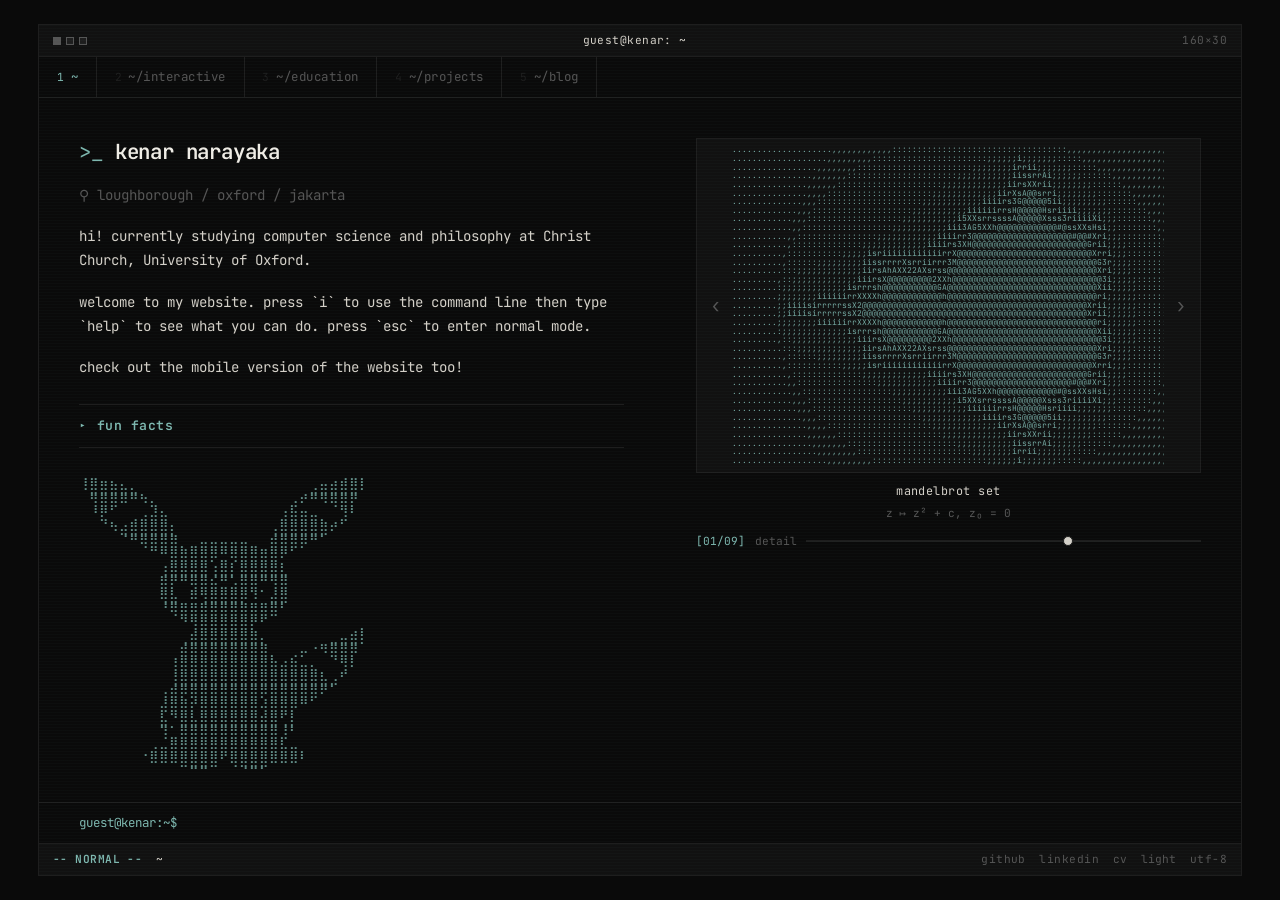
<file: index.html>
<!DOCTYPE html>
<html lang="en" data-theme="dark">
<head>
  <meta charset="UTF-8">
  <!-- viewport-fit=cover is what makes env(safe-area-inset-*) resolve to
       anything but 0px on a notched phone. Deliberately no user-scalable=no
       or maximum-scale — pinch-zoom stays available. -->
  <meta name="viewport" content="width=device-width, initial-scale=1.0, viewport-fit=cover">

  <title>kxnar</title>
  <meta name="description" content="kenar narayaka — comp sci &amp; philosophy at christ church, oxford. fractals, logic, ai interpretability.">

  <meta property="og:type" content="website">
  <meta property="og:title" content="kxnar">
  <meta property="og:description" content="kenar narayaka — comp sci &amp; philosophy at christ church, oxford">
  <meta property="og:url" content="https://kxnar.github.io/">
  <meta property="og:image" content="https://kxnar.github.io/logo.jpeg">
  <meta name="twitter:card" content="summary">

  <link rel="icon" type="image/jpeg" href="logo.jpeg">

  <link rel="preconnect" href="https://fonts.googleapis.com">
  <link rel="preconnect" href="https://fonts.gstatic.com" crossorigin>
  <link rel="stylesheet" href="https://fonts.googleapis.com/css2?family=JetBrains+Mono:ital,wght@0,300;0,400;0,600;1,300;1,400&display=swap">

  <link rel="stylesheet" href="style.css">
  <noscript>
    <style>.term { display: none; }</style>
  </noscript>

  <!-- Applied before first paint so a light-mode visitor never sees a dark flash,
       and so the mobile layout is never briefly the desktop one.
       This has to stay inline in <head>; deferred scripts run too late. -->
  <script>
    (function () {
      try {
        var saved = localStorage.getItem('theme');
        if (saved !== 'light' && saved !== 'dark') saved = 'dark';
        document.documentElement.setAttribute('data-theme', saved);
      } catch (e) { /* private mode — the dark default in the markup stands */ }

      // The single mobile gate: a real touch device, not a narrow window.
      // Everything mobile-specific keys off .is-touch — CSS directly, JS via
      // KX.touch — so the two can never disagree.
      // ?touch / ?touch=0 forces it either way, because a desktop browser
      // can't be talked into reporting a coarse pointer and the JS side
      // reads the class once, at boot, so setting it later is too late.
      var forced = /[?&]touch(=([^&]*))?/.exec(location.search);
      var on = forced
        ? forced[2] !== '0' && forced[2] !== 'false'
        : !!(window.matchMedia &&
             window.matchMedia('(hover: none) and (pointer: coarse)').matches);
      if (on) document.documentElement.classList.add('is-touch');
    })();
  </script>
</head>
<body>


<noscript>
    <p class="no-script-message">please enable javascript!</p>
  </noscript>


  <!-- vim-style block cursor; snaps to the character under the pointer -->
  <!--<div id="vim-cursor" aria-hidden="true"></div>-->

  <div class="term" id="term">

    <div class="term-bar">
      <span class="term-bar-dots" aria-hidden="true">
        <span class="dot"></span><span class="dot"></span><span class="dot"></span>
      </span>
      <span class="term-bar-title" id="term-title">guest@kenar: ~/home</span>
      <span class="term-bar-meta" id="term-size" aria-hidden="true">96&times;32</span>
    </div>

    <nav class="term-tabs" id="term-tabs" aria-label="sections"></nav>

    <main class="term-body" id="term-body">

    <div class="term-main" id="term-main">

      <!-- =========================================================
           HOME  (index + about, merged)
           ========================================================= -->
      <section class="page" id="home" aria-label="home">
        <div class="landing">

          <div class="bio">
            <h1 class="name" data-type="char">kenar narayaka</h1>
            <p class="location">&#9906; loughborough / oxford / jakarta</p>

            <!--<div class="bio-lines">
              <p>- comp sci &and; phil @ christ church, university of oxford</p>
              <p>- reach me at <span class="highlight">kenar.narayaka [at] cs.ox.ac.uk</span></p>
            </div>-->

            <p class="about-intro">
                hi! currently studying computer science and philosophy at Christ Church, University of Oxford.
            </p>
            <!-- Two versions of the same welcome. The command line doesn't
                 exist without a keyboard, so telling a phone to press `i`
                 would be pointing at a key it hasn't got. -->
            <p class="about-intro desk-only">
                welcome to my website. press `i` to use the command line then type `help` to see what you can do. press `esc` to enter normal mode.
            </p>
            <p class="about-intro desk-only">
                check out the mobile version of the website too!
            </p>
            <p class="about-intro touch-only">
                welcome to my website.
            </p>
            <p class="about-intro touch-only">
                the interactive page is really cool!
            </p>
            <p class="about-intro touch-only">
                check out the desktop version of the website too!
            </p>
<!--
            <p>
              i was born in jakarta, and moved to loughborough at the age of 5, and have lived there ever since.
              since uni started, i have since been based inbetween silver and oxford.
              i grew up mainly on pokemon, videogames, and anime.
              recently, ive been trying to improve at guitar and basketball, and trying to read more.
              my favourite player is de'aaron fox; i did not hop on the spurs bandwagon because of wemby.
            </p>

            <p>
              i love learning new programming languages. exploring features of different paradigms and their tradeoffs and uses
              is something i used to do a lot; and also how said features are implemented in the compiler / interpreter.
              particularly, functional programming in haskell/ocaml has been very eye-opening.
            </p>
-->
            <!--<p>
              fractals are things i keep coming back to. in fact, i did my whole a-level cs project on them!
              since then i have abandoned said project but it is something i want to work on more when i have time.
            </p>-->
<!--
            <p>
              i used to be a massive disbeliever in generative ai, but as time passes and it gets better and better it's hard to ignore.
              the capabilities of ai seem endless and frankly quite terrifying,
              and i am currently learning as much as possible on the topic.
            </p>
-->

                        <!-- everything that isn't professional background lives in here -->
            <details class="funfacts">
              <summary>fun facts</summary>
              <!-- data-no-type: collapsed by default, so typing it would burn
                   the reveal budget on text nobody can see -->
              <div class="funfacts-body" data-no-type>

                <div class="quick-facts">
                  <h3 class="facts-title">quick facts:</h3>
                  <div class="fact-item">
                    <span class="fact-key">college</span>
                    <span class="fact-val">2nd year / sophomore</span>
                  </div>
                  <div class="fact-item">
                    <span class="fact-key">favourite pokemon</span>
                    <span class="fact-val">umbreon (shiny)</span>
                  </div>
                  <div class="fact-item">
                    <span class="fact-key">birthday</span>
                    <span class="fact-val">07/07/07 (7am)</span>
                  </div>
                  <div class="fact-item">
                    <span class="fact-key">favourite team</span>
                    <span class="fact-val">san antonio spurs & leicester city</span>
                  </div>
                </div>

                <div class="favourites">
                  <h3 class="facts-title">also reading:</h3>
                  <ul class="fav-list">
                    <li>- <a href="https://myanimelist.net/animelist/Kxnar" class="ext-link" target="_blank" rel="noopener">check out my anime list</a></li>
                    <li>- <a href="https://myanimelist.net/mangalist/Kxnar" class="ext-link" target="_blank" rel="noopener">check out my manga list</a></li>
                  </ul>
                </div>

                <!--<ul class="now-list">-->
                  <!--<li>- send me revision notes please i need them for prelim exams at oxford</li>-->
                <!--</ul>-->

              </div>

              <!--<div class="interests-inline">
                            <p><strong>interests:</strong></p>
                            <p>- philosophy of mind, logic</p>
                            <p>- fractals &amp; conemarching / raymarching</p>
                            <p>- ai interpretability</p>
                          </div>

                          <hr class="divider">

                          <div class="now-section">
                            <h2 class="section-title" data-type="char">philosophy reading list:</h2>
                            <ul class="fav-list">
                              <li>- Naming and Necessity ~ Saul Kripke</li>
                              <li>- The Unreality of Time ~ J.M.E. McTaggart</li>
                              <li>- The World as Will and Representation ~ Arthur Schopenhauer</li>
                              <li>- Knowledge and Belief: An Introduction to the Logic of the Two Notions ~ Jaakko Hintikka</li>
                            </ul>
                          </div>

                          <hr class="divider">

                          <div class="now-section">
                            <h2 class="section-title" data-type="char">what im up to now:</h2>
                            <ul class="now-list">
                              <li>- leetcoding</li>
                              <li>- interested in: l-systems, ai, fractals, graphics programming, gpu architecture</li>
                            </ul>
                          </div>

                          <hr class="divider">

                          <div class="now-section">
                            <h2 class="section-title" data-type="char">currently reading:</h2>
                            <ul class="fav-list">
                              <li>- <a href="https://transformer-circuits.pub/" class="ext-link" target="_blank" rel="noopener">anthropic's transformer circuit interpretability research</a></li>
                              <li>- whatever my phil tutor sets me</li>
                            </ul>
                          </div>-->

            </details>

            <!-- filled by script.js with a clone of the blog section's pair -->
            <div class="eevee-slot" id="home-eevee" data-no-type></div>
          </div>

          <aside class="rail">

            <!-- ascii fractal carousel -->
            <figure class="frac-frame" data-no-type>
              <button class="frac-arrow prev" type="button" aria-label="previous fractal">&lsaquo;</button>
              <pre class="ascii-art fractal" id="frac-art" aria-hidden="true"></pre>
              <button class="frac-arrow next" type="button" aria-label="next fractal">&rsaquo;</button>
            </figure>

            <div class="frac-meta" data-no-type>
              <p class="frac-caption" id="frac-caption">&nbsp;</p>
              <p class="frac-formula" id="frac-formula">&nbsp;</p>
              <div class="frac-controls">
                <span class="frac-count" id="frac-count">[00/00]</span>
                <label class="frac-detail-label" for="frac-detail">detail</label>
                <input id="frac-detail" type="range" min="6" max="12" step="1" value="10" autocomplete="off">
              </div>
            </div>

            <!--<div class="profile-img-wrap">
              <img src="logo.jpeg" alt="kenar narayaka" class="profile-img" loading="lazy">
            </div>-->

          </aside>
        </div>
      </section>

      <!-- =========================================================
           EDUCATION
           ========================================================= -->
      <section class="page" id="education" aria-label="education">
        <!-- the graph button is a shortcut for `clear` then `graph` — the
             brackets around its label come from CSS, as .map-mode-btn does -->
        <header class="page-header with-action">
          <div>
            <h1 class="page-title" data-type="char">education</h1>
            <p class="page-sub">uni modules</p>
          </div>
          <button id="notes-graph-btn" class="status-link graph-btn" type="button"
                  aria-label="render the obsidian vault graph in the output pane"
                  data-no-type>view obsidian graph</button>
        </header>

        <div class="institution">
          <div class="inst-head">
            <a href="https://www.chch.ox.ac.uk/" class="inst-name" target="_blank" rel="noopener">Christ Church, University of Oxford</a>
            <span class="inst-meta">2025 &ndash; 2029</span>
          </div>
          <div class="inst-role">BA in Computer Science &amp; Philosophy - expected grad 2028</div>
          <div class="inst-role">MCompPhil in Computer Science &amp; Philosophy - expected grad 2029</div>
          <div class="inst-role"></div>
        </div>

        <p class="section-title coursework-head">
          <span>coursework</span>
          <span class="grad-note" id="notes-status"></span>
        </p>

        <!-- filled from the MODULES array in script.js -->
        <div class="modules" id="module-list"></div>
      </section>

      <!-- =========================================================
           PROJECTS
           ========================================================= -->
      <section class="page" id="projects" aria-label="projects">
        <header class="page-header">
          <h1 class="page-title" data-type="char">projects</h1>
          <p class="page-sub">things i've built or am building</p>
        </header>

        <div class="project-list">

          <div class="project-card">
            <div class="project-header">
              <span class="project-prompt" aria-hidden="true">&gt;</span>
              <span class="project-name">neural geometry</span>
              <span class="tag project-status">research in progress</span>
            </div>
            <p class="project-desc">
              a personal research project; uses small neural networks to reconstruct 3d shapes.
              compares siren and fourier-feature models, with different sampling methods to see how well they preserve thin surfaces and small gaps.
            </p>
            <div class="project-footer">
              <div class="project-tags">
                <span class="tag">python</span>
                <span class="tag">pytorch</span>
                <span class="tag">cuda</span>
                <span class="tag">marching cubes</span>
              </div>
              <div class="project-links">
                <a href="https://github.com/Kxnar/neural-geometry" class="project-link" target="_blank" rel="noopener">github repo &#8599;</a>
              </div>
            </div>
          </div>

          <div class="project-card">
            <div class="project-header">
              <span class="project-prompt" aria-hidden="true">&gt;</span>
              <span class="project-name">monte carlo option pricing</span>
            </div>
            <p class="project-desc">
              a personal quant project; compares five monte carlo methods for pricing european puts.
              looks at accuracy, variance and runtime, including the cost of tuning the samplers.
            </p>
            <div class="project-footer">
              <div class="project-tags">
                <span class="tag">python</span>
                <span class="tag">numpy</span>
                <span class="tag">monte carlo</span>
                <span class="tag">importance sampling</span>
              </div>
              <div class="project-links">
                <a href="https://github.com/Kxnar/monte-carlo-pricing" class="project-link" target="_blank" rel="noopener">github repo &#8599;</a>
              </div>
            </div>
          </div>

          <div class="project-card">
            <div class="project-header">
              <span class="project-prompt" aria-hidden="true">&gt;</span>
              <span class="project-name">fracta</span>
            </div>
            <p class="project-desc">
              my a-level cs project; an interactive 3d fractal renderer built with three.js.
              supports mandelbulb, juliabulb, and various other fractals,
              with real-time zoom, iteration, positioning and colour palette controls. (no github repo because i lost the project lowkey)
            </p>
            <div class="project-footer">
              <div class="project-tags">
                <span class="tag">three.js</span>
                <span class="tag">glsl</span>
                <span class="tag">javascript</span>
              </div>
              <div class="project-links">
                <a href="https://youtu.be/foJNU14CKbQ" class="project-link" target="_blank" rel="noopener">nea project demo &#8599;</a>
              </div>
            </div>
          </div>

          <div class="project-card">
            <div class="project-header">
              <span class="project-prompt" aria-hidden="true">&gt;</span>
              <span class="project-name">shotlab</span>
            </div>
            <p class="project-desc">
              a personal project; uses computer vision to critique and suggest improvements on your shooting form.
            </p>
            <div class="project-footer">
              <div class="project-tags">
                <span class="tag">rust</span>
                <span class="tag">onnx runtime</span>
                <span class="tag">ffmpeg</span>
              </div>
              <div class="project-links">
                <a href="https://github.com/Kxnar/ShotLab" class="project-link" target="_blank" rel="noopener">github repo &#8599;</a>
              </div>
            </div>
          </div>

          <div class="project-card">
            <div class="project-header">
              <span class="project-prompt" aria-hidden="true">&gt;</span>
              <span class="project-name">bta anywhere</span>
            </div>
            <p class="project-desc">
              minecraft mod for Better Than Adventure! enables lan, port mapping and a self-hosted relay like e4mc.
              lets friends join your single-player world, with automatic backups and crash recovery.
            </p>
            <div class="project-footer">
              <div class="project-tags">
                <span class="tag">rust</span>
                <span class="tag">java</span>
                <span class="tag">tokio</span>
                <span class="tag">netty</span>
                <span class="tag">quic</span>
              </div>
              <div class="project-links">
                <a href="https://github.com/Kxnar/bta-anywhere" class="project-link" target="_blank" rel="noopener">github repo &#8599;</a>
              </div>
            </div>
          </div>

          <div class="project-card">
            <div class="project-header">
              <span class="project-prompt" aria-hidden="true">&gt;</span>
              <span class="project-name">squid ink</span>
              <span class="tag project-status">personal beta</span>
            </div>
            <p class="project-desc">
              personal project to convert handwritten notes into markdown and latex in obsidian.
              includes a transcription review interface and protects manual edits when updating a transcript.
            </p>
            <div class="project-footer">
              <div class="project-tags">
                <span class="tag">typescript</span>
                <span class="tag">python</span>
                <span class="tag">pytorch</span>
                <span class="tag">obsidian api</span>
              </div>
              <div class="project-links">
                <a href="https://github.com/Kxnar/squidink" class="project-link" target="_blank" rel="noopener">github repo &#8599;</a>
              </div>
            </div>
          </div>

        </div>
      </section>

      <!-- =========================================================
           BLOG
           ========================================================= -->
      <section class="page" id="blog" aria-label="blog">
        <header class="page-header">
          <h1 class="page-title" data-type="char">blog</h1>
          <p class="page-sub">coming soon</p>
        </header>

        <div class="blog-coming-soon">
          <!-- The two eeveelutions, one per theme: style.css shows whichever
               matches [data-theme] and hides the other. This is the only copy
               of either in the markup — script.js clones the pair under the
               home page's fun facts and region.js clones it again into the map
               stage, so 46 lines of braille live in exactly one place.
               data-cols/data-rows are for region.js: the two have different
               aspects, so it has to size each one to its own. -->
          <div class="eevee" aria-hidden="true" data-no-type>
            <pre class="ascii-art umbreon" data-cols="29" data-rows="23">
⢀⣀⠀⠀⠀⠀⠀⠀⠀⠀⠀⠀⠀⠀⠀⠀⠀⠀⠀⠀⠀⠀⠀⠀⠀⠀⢀⣀⡀
⠸⣿⣿⣷⣦⣄⠀⠀⠀⠀⠀⠀⠀⠀⠀⠀⠀⠀⠀⠀⠀⠀⠀⣠⣶⣾⣿⣿⠇
⠀⢻⣿⣿⠿⠛⠳⣄⠀⠀⠀⠀⠀⠀⠀⠀⠀⠀⠀⠀⠀⣠⠞⠛⠻⢿⣿⡟⠀
⠀⠘⣟⠁⠀⢀⣠⣼⣦⠀⠀⠀⠀⠀⠀⠀⠀⠀⠀⠀⣰⣷⣶⣤⡀⠀⣹⠃⠀
⠀⠀⠈⠳⣴⣿⣿⣿⣿⡆⠀⠀⠀⠀⠀⠀⠀⠀⠀⢠⣿⣿⣿⣿⣿⠞⠁⠀⠀
⠀⠀⠀⠀⠈⠛⢿⣿⣿⣿⡀⣀⣤⣤⣤⣤⣤⣀⠀⣾⣿⣿⡿⠛⠁⠀⠀⠀⠀
⠀⠀⠀⠀⠀⠀⠀⠉⠛⣿⣿⣿⣿⡿⣛⢿⣿⣿⣿⣿⠟⠁⠀⠀⠀⠀⠀⠀⠀
⠀⠀⠀⠀⠀⠀⠀⠀⢰⣿⣿⣿⣿⢰⣿⡇⣿⣿⣿⣿⣇⠀⠀⠀⠀⠀⠀⠀⠀
⠀⠀⠀⠀⠀⠀⠀⠀⣿⡟⠛⢿⣿⣮⣛⣡⣿⣿⠛⢻⣿⠀⠀⠀⠀⠀⠀⠀⠀
⠀⠀⠀⠀⠀⠀⠀⠀⢿⣧⠀⠿⢻⣿⣿⣿⡿⠹⠁⣼⣿⠀⠀⠀⠀⠀⠀⠀⠀
⠀⠀⠀⠀⠀⠀⠀⠀⠘⢿⣿⣿⣿⣿⣿⣿⣿⣿⣿⣿⠃⠀⠀⠀⠀⠀⠀⠀⠀
⠀⠀⠀⠀⠀⠀⠀⠀⠀⠀⠙⢻⣿⣿⣿⣿⣿⡟⠋⠀⠀⠀⠀⠀⠀⠀⠀⠀⡀
⠀⠀⠀⠀⠀⠀⠀⠀⠀⠀⢀⣾⣿⣿⣿⣿⣿⣿⡄⠀⠀⠀⠀⠀⠀⣀⣤⣾⡇
⠀⠀⠀⠀⠀⠀⠀⠀⠀⠀⣾⣿⣿⣿⣿⣿⣿⣿⣿⡀⠀⢀⡤⠐⠻⣿⣿⡿⠀
⠀⠀⠀⠀⠀⠀⠀⠀⠀⢸⣿⣿⣿⣿⣿⣿⣿⣿⣿⣷⣴⣷⣤⣄⠀⠈⢻⠇⠀
⠀⠀⠀⠀⠀⠀⠀⠀⠀⢸⣿⣿⣿⣿⣿⣿⣿⣿⣿⣿⣿⣿⣿⣿⣧⣠⠋⠀⠀
⠀⠀⠀⠀⠀⠀⠀⠀⢠⣾⡿⣿⣿⣿⣿⣿⣿⣿⡿⣿⣿⣿⣿⣿⠟⠁⠀⠀⠀
⠀⠀⠀⠀⠀⠀⠀⠀⣼⣿⣿⡞⣿⣿⣿⣿⣿⣿⢼⣿⣿⡿⠛⠁⠀⠀⠀⠀⠀
⠀⠀⠀⠀⠀⠀⠀⠀⣧⠙⣿⣧⣿⣿⣿⣿⣿⣿⣾⣿⢋⡇⠀⠀⠀⠀⠀⠀⠀
⠀⠀⠀⠀⠀⠀⠀⠀⢹⣁⣿⣿⣿⣿⣿⣿⣿⣿⣿⣿⣸⠃⠀⠀⠀⠀⠀⠀⠀
⠀⠀⠀⠀⠀⠀⠀⣠⣤⣿⣿⣿⣿⣿⣿⣿⣿⣿⣿⣿⣧⣤⡀⠀⠀⠀⠀⠀⠀
⠀⠀⠀⠀⠀⠀⠈⠿⠿⠿⣿⣿⣿⣿⠋⢿⣿⣿⣿⠿⠿⠿⠃⠀⠀⠀⠀⠀⠀
⠀⠀⠀⠀⠀⠀⠀⠀⠀⠀⠀⠉⠉⠀⠀⠀⠈⠉⠁⠀⠀⠀⠀⠀⠀⠀⠀⠀⠀
</pre>
            <pre class="ascii-art espeon" data-cols="47" data-rows="23">
⠀⠀⠀⠀⠀⠀⢠⡄⠀⠀⠀⠀⠀⠀⠀⠀⠀⠀⠀⠀⠀⠀⠀⠀⠀⠀⠀⠀⠀⠀⠀⠀⠀⠀⠀⠀⠀⠀⠀⠀⠀⠀⠀⠀⠀⠀⠀
⠀⠀⠀⠀⠀⢠⠃⢁⠀⠀⠀⠀⠀⠀⠀⠀⠀⠀⠀⠀⠀⠀⠀⠀⠀⠀⠀⠀⠀⠀⠀⠀⠀⠀⠀⠀⠀⠀⠀⠀⠀⠀⠀⠀⠀⠀⠀
⠀⠀⠀⠀⠀⢸⣄⠀⠑⢄⠀⠀⠀⠀⠀⠀⠀⠀⠀⠀⠀⠀⠀⠀⠀⠀⠀⠀⠀⠀⠀⠀⠀⠀⠀⠀⠀⠀⠀⠀⠀⠀⠀⠀⠀⠀⠀
⠀⠀⠀⠀⠀⠘⣯⢣⡀⠀⠑⢄⠀⠀⠀⠀⠀⠀⠀⠀⠀⠀⠀⠀⠀⠀⠀⠀⠀⠀⠀⠀⠀⠀⠀⠀⠀⠀⠀⠀⠀⠀⠀⠀⠀⠀⠀
⠀⠀⠀⠀⠀⠀⢹⠀⢳⡀⡀⠠⡑⡄⠀⠀⠀⠀⠀⠀⠀⠀⠀⠀⠀⠀⠀⠀⠀⠀⠀⠀⠀⠀⠀⠀⠀⠀⠀⠀⠀⠀⠀⠀⠀⠀⠀
⠀⠀⠀⠀⠀⠀⠈⡆⠀⢱⣘⠶⠒⠉⠀⠒⠢⣄⠀⠀⠀⠀⠀⠀⠀⠀⠀⠀⠀⠀⠀⠀⠀⠀⠀⠀⠀⠀⠀⢀⡠⠔⠂⠀⡆⠀⠀
⠀⠀⣀⠀⠀⠠⠀⠼⢵⣞⠁⠀⠀⠀⠀⠀⠀⠀⠉⠉⠉⠉⠉⠀⠒⠒⠒⠂⠤⠄⠤⢴⠆⠀⠀⠀⢀⡤⠊⠁⣀⠠⠄⠚⠁⠀⠀
⢰⣊⠀⠀⠀⠀⠀⢀⣿⣿⣀⣴⣶⡄⠀⠀⠀⠀⠐⠀⢀⣀⡠⠤⠤⠔⠐⠒⣒⡶⠖⠁⠀⠀⠀⢠⠊⢀⣴⠟⠀⣀⠀⠀⠀⠀⠀
⠀⠀⠀⠀⠈⠿⠊⠙⣿⣾⠏⠘⠫⢁⠔⢂⣀⡀⢀⠁⠀⠀⣠⠔⢊⡠⠔⠋⠁⠀⠀⠀⠀⠀⢠⠇⢰⡿⠋⠁⢀⣀⡀⠀⠉⢲⡄
⠀⠀⠀⠀⠀⠀⠀⠀⠱⡈⠀⠀⠀⢿⣯⣵⡿⠃⠈⠑⠢⡜⠓⠈⠁⠀⠀⠀⠀⠀⠀⠀⠀⢀⡏⢠⢋⡤⠒⠉⠁⠀⠀⠉⠒⠊⠀
⠀⠀⠀⠀⠀⠀⠀⠀⠀⠘⠻⣀⢀⣀⢉⠉⠐⢺⢠⠰⠑⠈⢦⠀⠀⠀⠀⠀⠀⠀⠀⠀⠀⢸⠁⢰⠋⠀⠀⠀⠀⠀⠀⠀⠀⠀⠀
⠀⠀⠀⠀⠀⠀⠀⠀⠀⠀⠀⠀⢸⠁⠀⠀⠀⠸⡼⡧⡀⠀⠀⢧⠀⠀⠀⠀⠀⠀⠀⠀⠀⢸⠀⠈⠀⠀⠀⠀⠀⠀⠀⠀⠀⠀⠀
⠀⠀⠀⠀⠀⠀⠀⠀⠀⠀⠀⠀⢸⠀⠀⠀⠀⠀⠀⠱⡈⠒⠤⣘⡄⠀⠀⠀⠀⠀⠀⠀⠀⠈⡇⢰⠀⠀⠀⠀⠀⠀⠀⠀⠀⠀⠀
⠀⠀⠀⠀⠀⠀⠀⠀⠀⠀⠀⠀⢸⠀⠀⠀⠀⠀⠀⠀⠱⡄⠀⠀⠀⠀⠀⠀⠀⠀⠀⠀⠀⠀⡇⢸⠀⠀⠀⠀⠀⠀⠀⠀⠀⠀⠀
⠀⠀⠀⠀⠀⠀⠀⠀⠀⠀⠀⠀⣿⠀⠀⠀⠀⠀⠀⠀⠀⠘⢦⡀⠀⠀⠀⠀⠀⠀⠀⠀⠀⢀⡇⢸⠀⠀⠀⠀⠀⠀⠀⠀⠀⠀⠀
⠀⠀⠀⠀⠀⠀⠀⠀⠀⠀⠀⠀⣟⠀⠀⠀⢀⠀⠀⠀⠀⠀⠀⠉⢢⡀⠀⠀⠀⠀⠀⠀⠀⣸⠁⠸⠀⠀⠀⠀⠀⠀⠀⠀⠀⠀⠀
⠀⠀⠀⠀⠀⠀⠀⠀⠀⠀⠀⠀⠸⠀⠀⠀⢸⡖⠀⠀⠀⠀⠀⠀⠀⠈⠒⠤⣀⠀⠀⠀⢀⠃⢀⠇⠀⠀⠀⠀⠀⠀⠀⠀⠀⠀⠀
⠀⠀⠀⠀⠀⠀⠀⠀⠀⠀⠀⠀⠀⠇⠀⠀⢸⠁⣀⠤⠒⠀⠀⠀⠀⠀⠀⠀⠈⠑⢄⣠⠂⢠⠎⠀⠀⠀⠀⠀⠀⠀⠀⠀⠀⠀⠀
⠀⠀⠀⠀⠀⠀⠀⠀⠀⠀⠀⠀⠀⢠⠄⠀⡼⠊⠀⠀⠀⠀⠀⠀⠀⠀⠀⠀⠀⠀⠚⠁⣴⠃⠀⠀⠀⠀⠀⠀⠀⠀⠀⠀⠀⠀⠀
⠀⠀⠀⠀⠀⠀⠀⠀⠀⠀⠀⠀⠀⠸⠄⢰⠁⠀⠀⠀⠀⠀⠀⠀⠀⠀⠀⠀⠀⠀⢠⡜⠇⠀⠀⠀⠀⠀⠀⠀⠀⠀⠀⠀⠀⠀⠀
⠀⠀⠀⠀⠀⠀⠀⠀⠀⠀⠀⠀⠀⡆⠄⢸⡄⠀⠀⠀⠀⠀⠀⠀⠀⠀⠀⠀⠀⠀⠘⢁⠇⠀⠀⠀⠀⠀⠀⠀⠀⠀⠀⠀⠀⠀⠀
⠀⠀⠀⠀⠀⠀⠀⠀⠀⠀⠀⠀⢰⠉⣰⡯⢿⠶⢄⡀⠀⠀⠀⠀⠀⠀⠀⠀⡀⢀⡠⠎⠀⠀⠀⠀⠀⠀⠀⠀⠀⠀⠀⠀⠀⠀⠀
⠀⠀⠀⠀⠀⠀⠀⠀⠀⠀⠀⠀⠙⠉⠀⠀⠁⠀⠀⠚⠓⠒⠒⠒⠒⠂⠉⠉⠁⠀⠀⠀⠀⠀⠀⠀⠀⠀⠀⠀⠀⠀⠀⠀⠀⠀⠀
</pre>
          </div>
          <p>topics in the queue:</p>
          <ul class="topic-queue">
            <li>- oxford first year in summary + first impressions</li>
            <li>- who knows what else</li>
          </ul>
        </div>
      </section>

      <!-- =========================================================
           INTERACTIVE  (pokemon region map — built by region.js, drawn
           by either region-tiles.js (pixels) or the ascii renderer)
           ========================================================= -->
      <section class="page map-page" id="interactive" aria-label="interactive region map">
        <header class="page-header">
          <h1 class="page-title" data-type="char">interactive</h1>
          <!-- Two versions of the same instructions, as spans so the mode
               button stays inline after either. The keys the laptop one names
               don't exist on a phone, and region.js generates neither — this
               is the only place the walk controls are described. The button
               itself is shared: region.js writes its label, so there must
               only ever be one of it. -->
          <p class="page-sub">
            <span class="desk-only">click a town, or walk there with esc + arrow keys / wasd / hjkl. press `i` then type `toggle` to switch interactive mode, or press:</span>
            <span class="touch-only">tap a tile to walk there, or use the d-pad.</span>
            <button id="map-mode-toggle" class="status-link map-mode-btn" type="button"
                    aria-label="switch map renderer" aria-pressed="true"><span class="map-mode-label">ascii</span></button>
          </p>
        </header>

        <!-- map plus, in whatever width is left over, the umbreon —
             region.js clones that art from the blog section and sizes both.
             The canvas and the <pre> are the two renderer roots; .region
             carries mode-tiles / mode-ascii and only one is ever shown. -->
        <div class="region-stage" id="region-stage" data-no-type>
          <div class="region" id="region">
            <canvas class="region-canvas" id="region-canvas" aria-hidden="true"></canvas>
            <pre class="region-grid" id="region-grid" aria-hidden="true"></pre>
            <div class="region-sprite" id="region-sprite" aria-hidden="true"></div>
            <div class="region-critter" id="region-critter" aria-hidden="true"></div>
            <nav class="region-towns" id="region-towns" aria-label="towns"></nav>
            <div class="region-readout" id="region-readout" aria-hidden="true"></div>
            <div class="region-flash" id="region-flash" aria-hidden="true"></div>
          </div>
        </div>

        <!-- Game boy console: a d-pad and nothing else. Shown only under
             .is-touch, where there are no arrow keys; it duplicates the
             keydown handler in region.js and the two coexist happily on a
             tablet with a keyboard attached. There are no A/B/START/SELECT
             keys because nothing needs them — walking onto a town opens its
             panel, the panel's own × closes it, and the renderer swap is the
             button in the header. data-no-type keeps the typing engine off
             it — it splits text nodes into shown/hidden span pairs, which
             would tear the glyphs out of their flex centring mid-reveal. -->
        <div class="gb-console" id="gb-console" data-no-type>
          <div class="gb-dpad" role="group" aria-label="move">
            <button type="button" class="gb-key gb-up"    data-move="0,-1" aria-label="walk up"></button>
            <button type="button" class="gb-key gb-left"  data-move="-1,0" aria-label="walk left"></button>
            <span   class="gb-hub" aria-hidden="true"></span>
            <button type="button" class="gb-key gb-right" data-move="1,0"  aria-label="walk right"></button>
            <button type="button" class="gb-key gb-down"  data-move="0,1"  aria-label="walk down"></button>
          </div>
        </div>

        <aside class="drawer" id="drawer" role="dialog" aria-modal="false" aria-labelledby="drawer-title" hidden>
          <header class="drawer-head">
            <h2 class="drawer-title" id="drawer-title">&mdash;</h2>
            <button class="drawer-close" id="drawer-close" type="button" aria-label="close panel">&times;</button>
          </header>
          <div class="drawer-body" id="drawer-body"></div>
        </aside>
      </section>

    </div><!-- /.term-main -->

      <aside class="term-side" id="term-side" hidden>
        <header class="side-head">
          <span class="side-title">output</span>
          <button class="side-close" id="side-close" type="button" aria-label="close output pane">&times;</button>
        </header>
        <div class="side-log" id="side-log" aria-live="polite"></div>
      </aside>

    </main>

    <div class="term-log" id="term-log" aria-live="polite" aria-atomic="false"></div>

    <form class="term-prompt" id="term-prompt" autocomplete="off">
      <label class="sr-only" for="cmd">terminal command</label>
      <span class="ps1" id="ps1">guest@kenar:~/home$</span>
      <input id="cmd" name="cmd" type="text" autocomplete="off" autocorrect="off"
             autocapitalize="off" spellcheck="false" aria-describedby="ps1">
    </form>

    <div class="term-status" id="term-status">
      <span class="status-mode" id="status-mode">-- NORMAL --</span>
      <span class="status-path" id="status-path">~/home</span>
      <span class="status-spacer"></span>
      <a href="https://github.com/kxnar" class="status-link" target="_blank" rel="noopener">github</a>
      <a href="https://linkedin.com/in/narayaka" class="status-link" target="_blank" rel="noopener">linkedin</a>
      <a href="cv.pdf" class="status-link" target="_blank" rel="noopener">cv</a>
      <button id="theme-toggle" class="status-link theme-btn" type="button" aria-label="toggle theme">
        <span class="theme-label">light</span>
      </button>
      <span class="status-pos" id="status-pos">utf-8</span>
    </div>

  </div>

  <script defer src="fractals.js"></script>
  <script defer src="region-tiles.js"></script>
  <script defer src="region.js"></script>
  <script defer src="notes-graph.js"></script>
  <script defer src="script.js"></script>
</body>
</html>
</file>
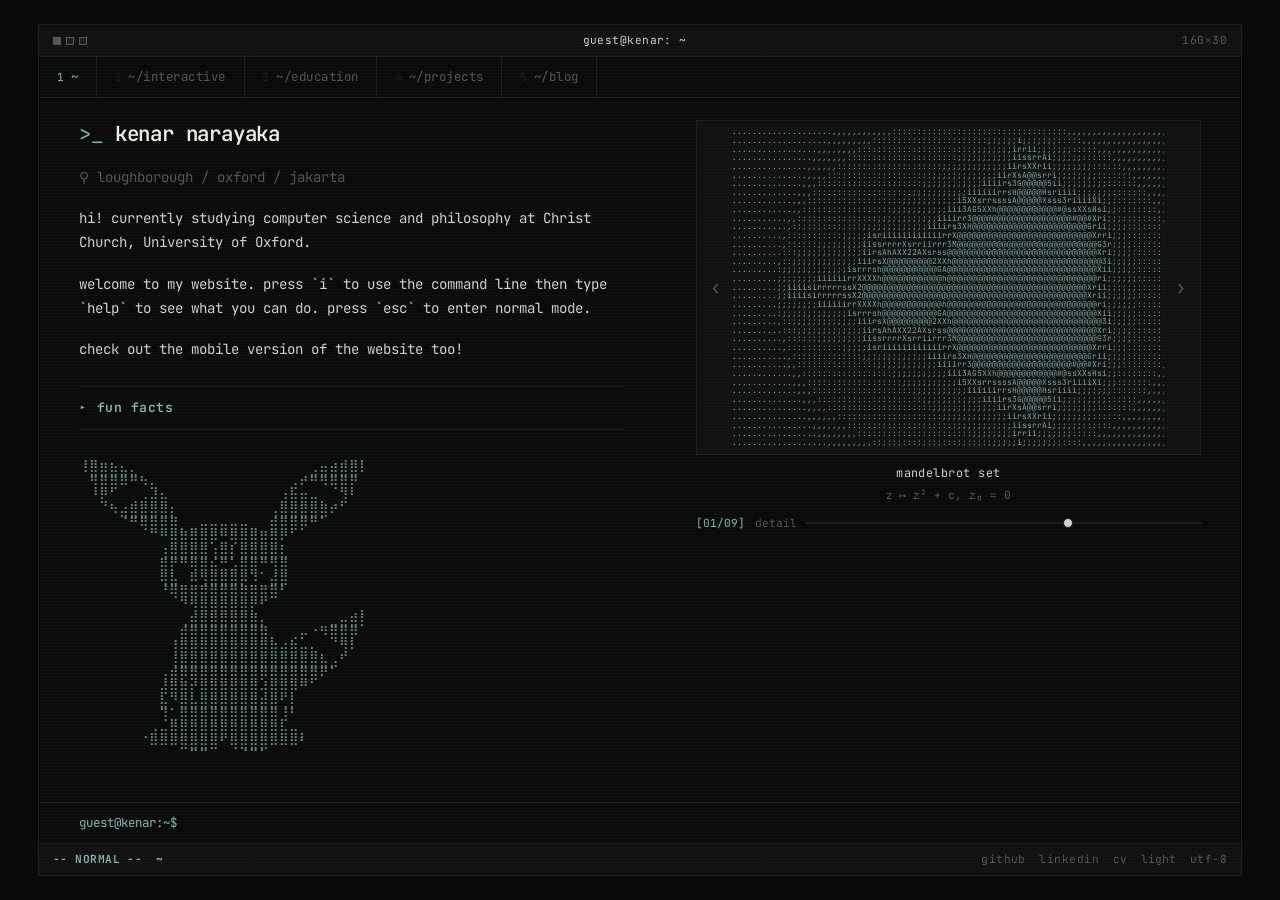
<file: about.html>
<!DOCTYPE html>
<html lang="en">
<head>
  <meta charset="UTF-8">
  <!-- about merged into the home section of the single-page site -->
  <meta http-equiv="refresh" content="0; url=index.html#home">
  <link rel="canonical" href="https://kxnar.github.io/#home">
  <title>redirecting…</title>
  <script>location.replace('index.html#home');</script>
</head>
<body>
  <p>moved — <a href="index.html#home">kxnar.github.io</a></p>
</body>
</html>
</file>
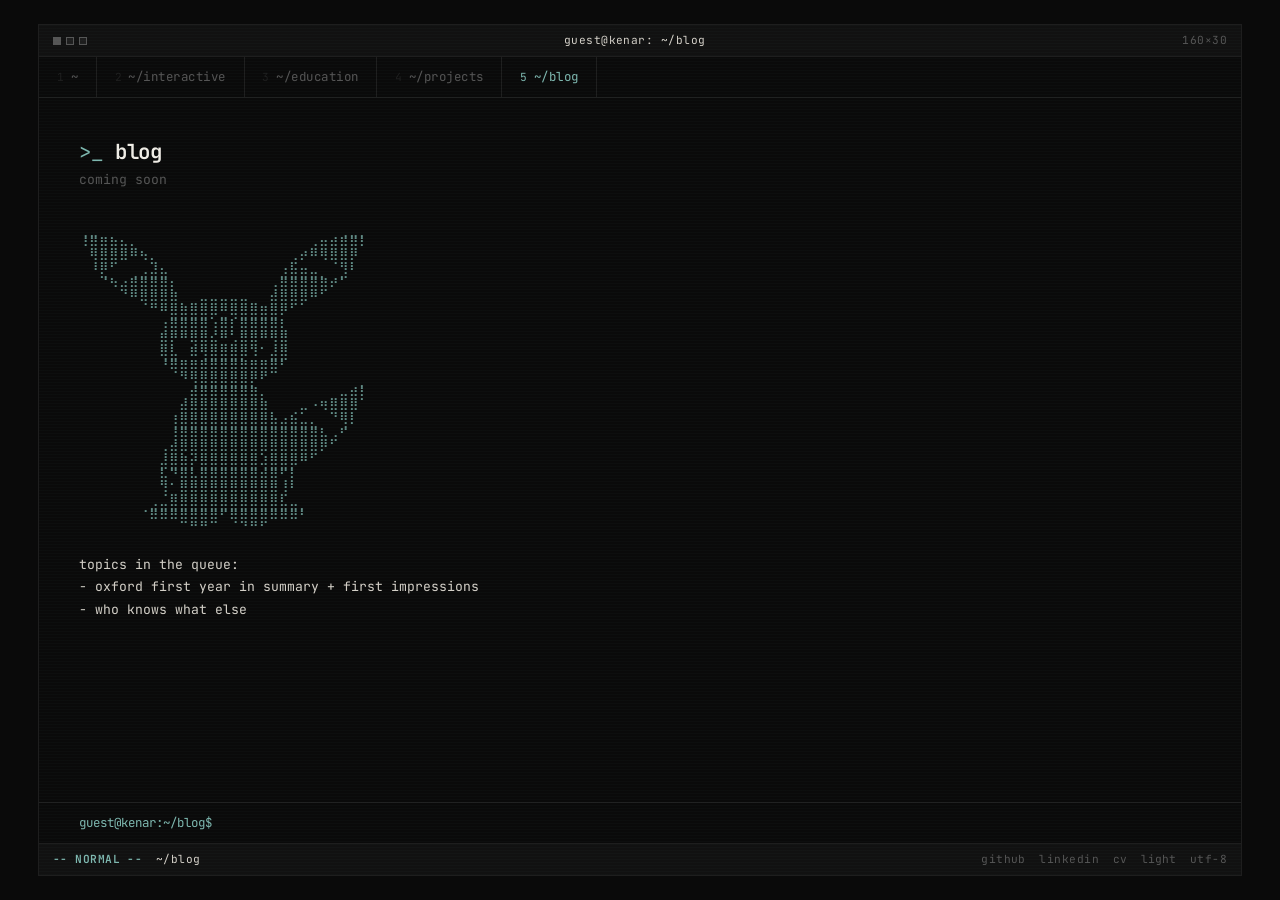
<file: blog.html>
<!DOCTYPE html>
<html lang="en">
<head>
  <meta charset="UTF-8">
  <!-- blog is now a section of the single-page site -->
  <meta http-equiv="refresh" content="0; url=index.html#blog">
  <link rel="canonical" href="https://kxnar.github.io/#blog">
  <title>redirecting…</title>
  <script>location.replace('index.html#blog');</script>
</head>
<body>
  <p>moved — <a href="index.html#blog">kxnar.github.io/#blog</a></p>
</body>
</html>
</file>
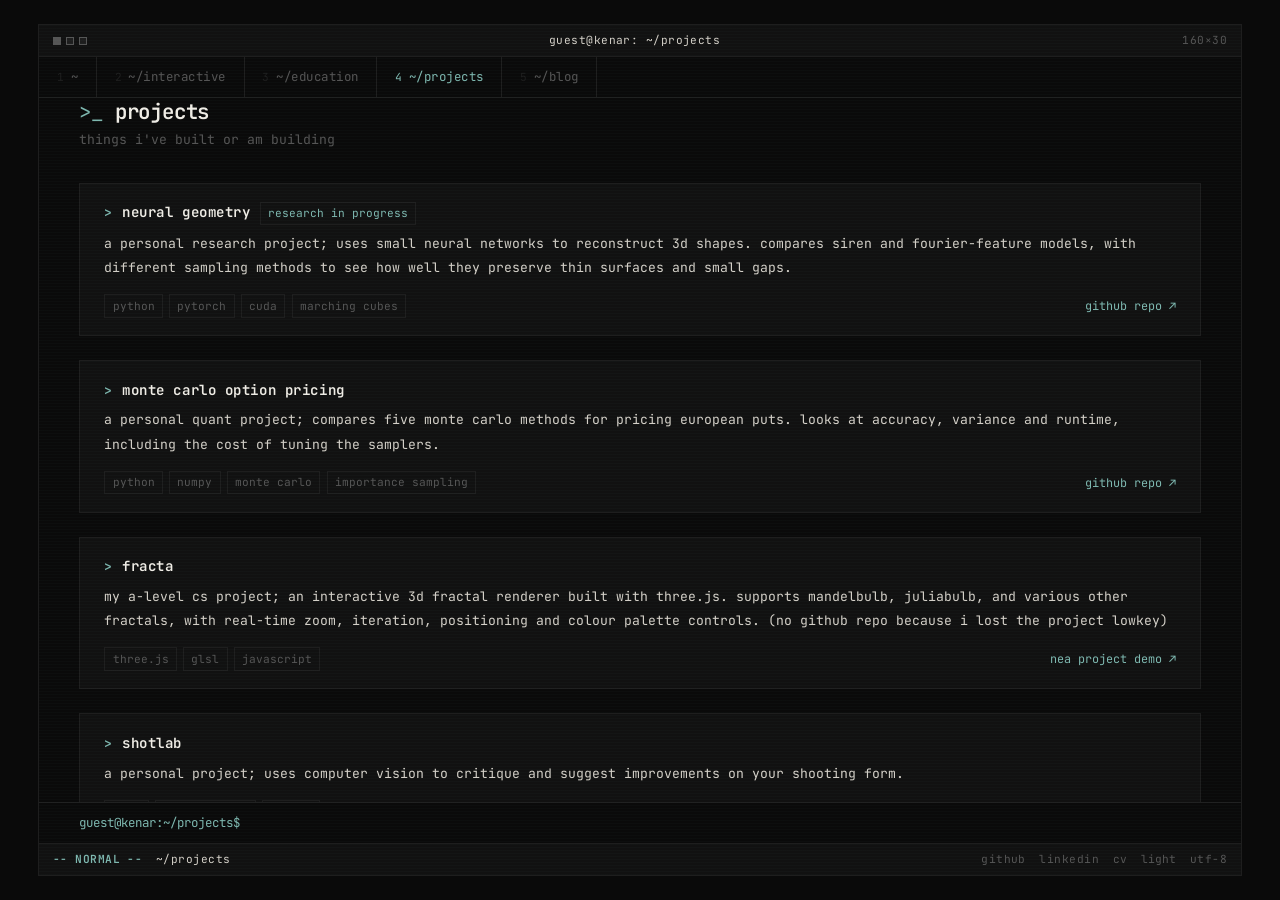
<file: projects.html>
<!DOCTYPE html>
<html lang="en">
<head>
  <meta charset="UTF-8">
  <!-- projects is now a section of the single-page site -->
  <meta http-equiv="refresh" content="0; url=index.html#projects">
  <link rel="canonical" href="https://kxnar.github.io/#projects">
  <title>redirecting…</title>
  <script>location.replace('index.html#projects');</script>
</head>
<body>
  <p>moved — <a href="index.html#projects">kxnar.github.io/#projects</a></p>
</body>
</html>
</file>
<file: style.css>
/* ===========================================================
   kxnar.github.io — terminal
   Font is loaded via <link> in index.html; an @import here
   would block rendering.
   =========================================================== */

/* ===========================
   THEME VARIABLES
   Two eeveelutions: dark is umbreon (black fur, phosphor glow), light is
   espeon (lilac fur, violet shading, the red forehead gem). Same token
   names in both, so nothing downstream has to know which is on.
   =========================== */

:root {
  --font-mono: 'JetBrains Mono', 'Courier New', monospace;

  --bg: #0a0a0a;
  --bg-secondary: #111111;
  --text: #d4d0c8;
  --text-dim: #555;
  --text-bright: #f0ede6;
  --accent: #7eb8b0;
  --border: #1e1e1e;
  --card-bg: #111;
  --card-border: #1e1e1e;
  --nav-bg: rgba(10, 10, 10, 0.92);
  --link: #7eb8b0;
  --link-hover: #b0d8d4;
  --ascii-accent: var(--accent);
  --scanline: rgba(126, 184, 176, 0.025);

  /* spacing scale — replaces the hardcoded rem literals */
  --sp-1: 0.25rem;
  --sp-2: 0.4rem;
  --sp-3: 0.6rem;
  --sp-4: 0.85rem;
  --sp-5: 1.1rem;
  --sp-6: 1.5rem;
  --sp-7: 2rem;
  --sp-8: 2.5rem;

  /* type scale */
  --fs-xs: 0.70rem;
  --fs-sm: 0.74rem;
  --fs-md: 0.78rem;
  --fs-base: 0.82rem;
  --fs-lg: 0.88rem;
  --fs-xl: 1.2rem;
  --fs-2xl: 1.3rem;

  --track: 0.04em;
  --lh: 1.65;

  /* pixel-map palette — the only colours in the site that aren't terminal
     tokens, because region-tiles.js paints raster art and reads these off
     :root at draw time.

     Unlike every other colour here this set is deliberately *theme-
     independent* — it lives only in :root and is not overridden under
     [data-theme="light"]. These are pokémon overworld colours: grass is
     green and ash's cap is red whichever terminal theme is on. Every key
     below must also appear in PX_KEYS in region-tiles.js, or the tile
     paints magenta. */

  /* terrain */
  --px-grass:      #88d060;
  --px-grass-lit:  #a8e078;
  --px-grass-dk:   #58a038;
  --px-bloom:      #ffffff;
  --px-bloom-alt:  #f890b8;
  --px-tall:       #58a840;
  --px-tall-lit:   #78c858;
  --px-tall-dk:    #38782c;
  --px-tree:       #38903c;
  --px-tree-lit:   #68c060;
  --px-tree-dk:    #1c5828;
  --px-trunk:      #8a5a30;
  --px-sea:        #3888d8;
  --px-sea-lit:    #68b8f0;
  --px-foam:       #ffffff;
  --px-sand:       #f0dca0;
  --px-sand-lit:   #fff0c8;
  --px-rock:       #9890a0;
  --px-rock-lit:   #c8c0c8;
  --px-rock-dk:    #605868;
  --px-path:       #e0c088;
  --px-path-lit:   #f8e0b0;
  --px-cave:       #201828;

  /* buildings — pokémon-centre red, league-gate blue */
  --px-roof:         #f05038;
  --px-roof-lit:     #f88860;
  --px-roof-dk:      #b02818;
  --px-roof-alt:     #3868c8;
  --px-roof-alt-lit: #6898e8;
  --px-roof-alt-dk:  #24408c;
  --px-wall:         #f8f0e0;
  --px-wall-dk:      #d0c0a8;
  --px-glass:        #58b8e0;
  --px-door:         #3868c8;
  --px-emblem:       #ffffff;

  /* the trainer */
  --px-cap:        #e8382c;
  --px-cap-dk:     #b02018;
  --px-cap-white:  #ffffff;
  --px-cap-logo:   #38b058;
  --px-hair:       #181820;
  --px-eye:        #202028;
  --px-skin:       #f8c898;
  --px-skin-dk:    #d8986a;
  --px-jacket:     #3060d0;
  --px-jacket-dk:  #1c3c90;
  --px-sleeve:     #f0f0f8;
  --px-glove:      #58b058;
  --px-denim:      #3050a0;
  --px-shoe:       #202028;

  /* wild sprites — one pair per name in WILD (region.js), same order */
  --px-mon-umbreon:     #2c2c3c;
  --px-mon-umbreon-lit: #f8d848;
  --px-mon-zubat:       #6858c0;
  --px-mon-zubat-lit:   #a890e8;
  --px-mon-oddish:      #4868c8;
  --px-mon-oddish-lit:  #58b048;
  --px-mon-rattata:     #a858a8;
  --px-mon-rattata-lit: #d890d8;
  --px-mon-ponyta:      #f8f8f8;
  --px-mon-ponyta-lit:  #f88030;
  --px-mon-gastly:      #382848;
  --px-mon-gastly-lit:  #7858a8;

  color-scheme: dark;
}

/* espeon — pulled off the sprite rather than derived from the dark theme,
   which is what the old light mode was: the same warm grey scheme inverted,
   with --text-dim landing at #888 on near-white. That token carries most of
   the secondary copy on the site (status bar, fact keys, the location line,
   fractal formulae, tab paths) at 2.9:1, which is what made light mode hard
   to read. Every value here clears 4.5:1 against the surface it sits on. */
[data-theme="light"] {
  --bg: #f7f0f7;            /* the lightest fur highlight */
  --bg-secondary: #eee2ee;  /* fur in shadow — title bar, tabs, status bar */
  --text: #2e2135;          /* the deep violet inside the ears */
  --text-dim: #6a557a;      /* mid fur shading — 5.9:1 on --bg, was 2.9:1 */
  --text-bright: #1a1020;
  --accent: #7b3f9d;        /* the eyes */
  ---accent: #55287a;  /* deeper still: the art runs at 0.75–0.9 alpha */
  --border: #d0b3d4;
  --card-bg: #f2e8f2;
  --card-border: #dcc2dd;
  --nav-bg: rgba(247, 240, 247, 0.92);
  --link: #a52a55;          /* the forehead gem */
  --link-hover: #6f1638;
  --scanline: rgba(123, 63, 157, 0.05);

  /* no --px-* here on purpose: the pixel map keeps one bright daytime
     palette in both themes (see the block in :root) */

  color-scheme: light;
}

/* ===========================
   RESET & BASE
   =========================== */

*, *::before, *::after {
  box-sizing: border-box;
  margin: 0;
  padding: 0;
}

html { scroll-behavior: smooth; }

body {
  font-family: var(--font-mono);
  background: var(--bg);
  color: var(--text);
  font-size: var(--fs-base);
  line-height: var(--lh);
  min-height: 100vh;
  padding: var(--sp-6);
  display: flex;
}

.no-script-message {
  margin: auto;
  color: var(--text-dim);
  font-size: var(--fs-sm);
}

a {
  color: var(--link);
  text-decoration: none;
  transition: color 0.15s;
}
a:hover { color: var(--link-hover); }

button {
  font: inherit;
  color: inherit;
  background: none;
  border: none;
  cursor: pointer;
}

ul { list-style: none; }

:focus-visible {
  outline: 1px solid var(--accent);
  outline-offset: 2px;
}

.sr-only {
  position: absolute;
  width: 1px; height: 1px;
  padding: 0; margin: -1px;
  overflow: hidden;
  clip: rect(0 0 0 0);
  white-space: nowrap;
  border: 0;
}

/* ===========================
   TERMINAL WINDOW
   =========================== */

.term {
  /* Viewport-relative so the terminal keeps the same share of the screen at
     every zoom level — a fixed px cap made it shrink into an island as you
     zoomed out. The ceiling is a safety valve for very large monitors. */
  width: min(94vw, 2200px);
  margin: 0 auto;
  height: calc(100vh - var(--sp-6) * 2);
  display: flex;
  flex-direction: column;
  border: 1px solid var(--border);
  background: var(--bg);
  position: relative;
  overflow: hidden;
}

/* faint scanlines — add class `no-crt` to <body> to disable */
.term::after {
  content: '';
  position: absolute;
  inset: 0;
  pointer-events: none;
  z-index: 40;
  background: repeating-linear-gradient(
    to bottom,
    var(--scanline) 0px,
    var(--scanline) 1px,
    transparent 1px,
    transparent 3px
  );
}
body.no-crt .term::after { display: none; }

/* --- title bar --- */

.term-bar {
  display: flex;
  align-items: center;
  gap: var(--sp-4);
  padding: var(--sp-2) var(--sp-4);
  background: var(--bg-secondary);
  border-bottom: 1px solid var(--border);
  font-size: var(--fs-xs);
  color: var(--text-dim);
  letter-spacing: var(--track);
  flex: 0 0 auto;
}

.term-bar-dots {
  display: flex;
  gap: 5px;
  flex: 0 0 auto;
}
.term-bar-dots .dot {
  width: 8px;
  height: 8px;
  background: var(--border);
  border: 1px solid var(--text-dim);
}
.term-bar-dots .dot:first-child { background: var(--text-dim); }

.term-bar-title {
  flex: 1;
  text-align: center;
  color: var(--text);
  overflow: hidden;
  text-overflow: ellipsis;
  white-space: nowrap;
}

.term-bar-meta { flex: 0 0 auto; }

/* --- device-specific copy --- */

/* Paired variants of the same line, one per device. `revert` rather than a
   literal display so these work on whatever element they're put on.
   Both variants stay in the DOM and both are walked by the typing engine —
   it only skips <pre> and [data-no-type], not display:none — which costs a
   little wasted budget and nothing else. */
.touch-only { display: none; }
.is-touch .desk-only { display: none; }
.is-touch .touch-only { display: revert; }

/* --- touch targets ---

   These are all sized for a mouse cursor: a few of them are under 20px
   square. Grow the hit area with padding and a min size rather than with
   font-size, so nothing about the terminal look changes — inline-flex is
   what makes min-height actually apply to the inline ones. 44px is the
   usual floor for a fingertip. */
.is-touch .frac-arrow,
.is-touch .drawer-close,
.is-touch .side-close,
.is-touch .status-link,
.is-touch .map-mode-btn {
  display: inline-flex;
  align-items: center;
  justify-content: center;
  min-width: 44px;
  min-height: 44px;
  -webkit-tap-highlight-color: transparent;
}

/* the status bar is a fixed-height strip; let its links fill it rather than
   force it taller than the map can spare */
.is-touch .status-link {
  min-height: 32px;
  padding: 0 var(--sp-2);
}

/* --- tab bar (the nav) --- */

.term-tabs {
  display: flex;
  align-items: stretch;
  background: var(--nav-bg);
  border-bottom: 1px solid var(--border);
  flex: 0 0 auto;
  overflow-x: auto;
  scrollbar-width: none;
  /* The strip is wider than a phone and is meant to be swiped. Left to
     itself a drag with any vertical component chains out to .term-main and
     then to the document, so the whole page slews around under the thumb —
     pin the gesture to this axis and stop it escaping. */
  touch-action: pan-x;
  overscroll-behavior-x: contain;
}
.term-tabs::-webkit-scrollbar { display: none; }

.tab {
  display: flex;
  align-items: center;
  gap: var(--sp-2);
  padding: var(--sp-3) var(--sp-5);
  font-size: var(--fs-md);
  color: var(--text-dim);
  letter-spacing: var(--track);
  border-right: 1px solid var(--border);
  white-space: nowrap;
  position: relative;
  /* instant, like a real tab strip — no fade */
  transition: color 0s, background 0s;
  /* these are anchors: without this a long-press pops the iOS link preview
     or drops selection handles, either of which then drags the page */
  user-select: none;
  -webkit-touch-callout: none;
  -webkit-tap-highlight-color: transparent;
}

.tab-num {
  font-size: var(--fs-xs);
  color: var(--border);
}

.tab:hover { color: var(--text); background: var(--card-bg); }
.tab:hover .tab-num { color: var(--text-dim); }

.tab.here {
  color: var(--accent);
  background: var(--bg);
}
.tab.here .tab-num { color: var(--accent); }

.tab.here::after {
  content: '';
  position: absolute;
  left: 0; right: 0; bottom: -1px;
  height: 1px;
  background: var(--accent);
}

/* --- scrolling content region --- */

/* row: the sections, plus the side terminal when it's open */
.term-body {
  flex: 1 1 auto;
  display: flex;
  min-height: 0;
}

/* There are six nested scroll containers in here. overscroll-behavior stops
   a flick that runs off the end of one from handing the rest of the gesture
   to its parent and, eventually, to the document — which on a phone reads as
   the page sliding around for no reason. */
.term-main {
  flex: 1 1 auto;
  min-width: 0;
  /* Under 980px .term-body stacks into a column, and a column flex item's
     automatic minimum size lets this grow past its parent instead of
     shrinking. That is invisible while the content scrolls, but the map page
     is a fixed-height box in a clipped container: it overflowed .term and
     pushed the game boy console off the bottom of a 667px phone. */
  min-height: 0;
  overflow-y: auto;
  overflow-x: hidden;
  overscroll-behavior: contain;
  padding: var(--sp-8);
  scrollbar-width: thin;
  scrollbar-color: var(--border) transparent;
}
.term-main::-webkit-scrollbar { width: 8px; }
.term-main::-webkit-scrollbar-track { background: transparent; }
.term-main::-webkit-scrollbar-thumb { background: var(--border); }
.term-main::-webkit-scrollbar-thumb:hover { background: var(--text-dim); }

/* --- side terminal --- */

.term-side {
  flex: 0 0 clamp(280px, 30%, 460px);
  min-width: 0;
  display: flex;
  flex-direction: column;
  border-left: 1px solid var(--border);
  background: var(--bg);
}
.term-side[hidden] { display: none; }

.side-head {
  flex: 0 0 auto;
  display: flex;
  align-items: center;
  justify-content: space-between;
  gap: var(--sp-3);
  padding: var(--sp-2) var(--sp-4);
  background: var(--bg-secondary);
  border-bottom: 1px solid var(--border);
}
.side-title {
  font-size: var(--fs-xs);
  color: var(--accent);
  letter-spacing: 0.1em;
  text-transform: uppercase;
}
.side-close {
  color: var(--text-dim);
  font-size: var(--fs-lg);
  line-height: 1;
  padding: 0 var(--sp-1);
}
.side-close:hover { color: var(--accent); }

.side-log {
  flex: 1 1 auto;
  overflow-y: auto;
  overscroll-behavior: contain;
  padding: var(--sp-4);
  font-size: var(--fs-md);
  line-height: 1.65;
  scrollbar-width: thin;
  scrollbar-color: var(--border) transparent;
}
.side-log::-webkit-scrollbar { width: 8px; }
.side-log::-webkit-scrollbar-thumb { background: var(--border); }

.page { display: none; }
.page.active { display: block; }

/* the region drawer is positioned against this section */
.map-page { position: relative; }

/* The map page fills its pane rather than scrolling: header at natural
   height, stage takes the rest, and region.js sizes the grid to fit. */
.term-main.map-mode {
  padding: var(--sp-4);
  /* clip rather than hidden for the same reason as .region — hidden makes
     this a scroll container that an off-screen .town button can be scrolled
     into. The hidden line is the pre-16 Safari fallback. */
  overflow: hidden;
  overflow: clip;
}
.map-page.active {
  display: flex;
  flex-direction: column;
  height: 100%;
}
.map-page .page-header {
  flex: 0 0 auto;
  margin-bottom: var(--sp-3);
}
.map-page .region-stage {
  flex: 1 1 auto;
  min-height: 0;
}

/* --- transcript --- */

.term-log {
  flex: 0 0 auto;
  /* 2 lines; it auto-scrolls, so the newest output is the visible output.
     Everything except `cd` prints into the side pane instead. */
  max-height: 3.9rem;
  overflow-y: auto;
  overscroll-behavior: contain;
  padding: 0 var(--sp-8);
  font-size: var(--fs-md);
  line-height: 1.65;
  scrollbar-width: thin;
  scrollbar-color: var(--border) transparent;
}
.term-log:not(:empty) {
  padding-top: var(--sp-4);
  padding-bottom: var(--sp-2);
  border-top: 1px solid var(--border);
}
.term-log::-webkit-scrollbar { width: 8px; }
.term-log::-webkit-scrollbar-thumb { background: var(--border); }

.log-line { white-space: pre-wrap; word-break: break-word; }
.log-line.echo { color: var(--text-dim); }
.log-line.echo .ps1-echo { color: var(--accent); }
.log-line.dim { color: var(--text-dim); }
.log-line.ok { color: var(--accent); }
.log-line a { text-decoration: underline; text-underline-offset: 2px; }

/* --- prompt --- */

/* The command line is the site's navigation on a laptop and nothing at all
   without a keyboard, so it goes on touch — along with the transcript it
   prints into and the mode indicator, which only ever changes on the input's
   focus/blur and would otherwise sit frozen on -- NORMAL --.
   This has to be display:none, not visibility or an off-screen box: normal
   mode and the click-to-focus handler both call input.focus(), and a
   focusable-but-invisible input still throws up the soft keyboard.
   Nothing else breaks — runCommand() is reachable without the input, which
   is what keeps the education section's [view obsidian graph] button alive. */
.is-touch .term-prompt,
.is-touch .term-log,
.is-touch .status-mode { display: none; }

.term-prompt {
  flex: 0 0 auto;
  display: flex;
  align-items: baseline;
  gap: var(--sp-3);
  padding: var(--sp-3) var(--sp-8);
  border-top: 1px solid var(--border);
  background: var(--bg);
}

.ps1 {
  color: var(--accent);
  font-size: var(--fs-md);
  white-space: nowrap;
  flex: 0 0 auto;
  user-select: none;
}

#cmd {
  flex: 1;
  min-width: 0;
  font: inherit;
  font-size: var(--fs-md);
  color: var(--text);
  background: none;
  border: none;
  outline: none;
  caret-color: var(--accent);
  padding: 0;
}
#cmd::placeholder { color: var(--border); }

/* --- vim statusline --- */

.term-status {
  flex: 0 0 auto;
  display: flex;
  align-items: center;
  gap: var(--sp-4);
  padding: var(--sp-2) var(--sp-4);
  background: var(--bg-secondary);
  border-top: 1px solid var(--border);
  font-size: var(--fs-xs);
  color: var(--text-dim);
  letter-spacing: var(--track);
  overflow-x: auto;
  overscroll-behavior-x: contain;
  scrollbar-width: none;
}
.term-status::-webkit-scrollbar { display: none; }

.status-mode {
  color: var(--accent);
  font-weight: 600;
  white-space: nowrap;
}
.status-path { color: var(--text); white-space: nowrap; }
.status-spacer { flex: 1; }
.status-link {
  color: var(--text-dim);
  white-space: nowrap;
  transition: color 0.15s;
}
.status-link:hover { color: var(--accent); }
.status-pos { white-space: nowrap; }

/* ===========================
   TYPING ENGINE
   =========================== */

/* the not-yet-typed remainder still occupies its box, so nothing reflows */
.t-hidden { visibility: hidden; }

/* Zero-width so the caret glyph cannot occupy layout space — otherwise it
   adds a character to the line being typed and can push a wrap, which is
   exactly the reflow the shown/hidden split exists to prevent. */
.type-caret {
  color: var(--accent);
  display: inline-block;
  width: 0;
  overflow: visible;
  white-space: pre;
  animation: caret-blink 0.9s step-end infinite;
}
@keyframes caret-blink {
  0%, 55% { opacity: 1; }
  55.01%, 100% { opacity: 0; }
}

/* ===========================
   VIM CURSOR
   =========================== */

#vim-cursor {
  position: fixed;
  top: 0;
  left: 0;
  width: 8px;
  height: 15px;
  background: var(--accent);
  mix-blend-mode: difference;
  pointer-events: none;
  z-index: 9999;
  opacity: 0;
  transform: translate3d(-50px, -50px, 0);
  will-change: transform, width, height;
}
#vim-cursor.on { opacity: 1; }
#vim-cursor.blink { animation: vim-blink 1.06s step-end infinite; }

@keyframes vim-blink {
  0%, 50% { opacity: 1; }
  50.01%, 100% { opacity: 0; }
}

/* on touch devices it would just sit stranded mid-screen */
@media (hover: none), (pointer: coarse) {
  #vim-cursor { display: none; }
}

/* ===========================
   PAGE HEADER
   =========================== */

.page-header { margin-bottom: var(--sp-7); }

.page-title {
  font-size: var(--fs-2xl);
  font-weight: 600;
  color: var(--text-bright);
  letter-spacing: -0.01em;
  line-height: 1.3;
}
.page-title::before,
.name::before {
  content: '>_ ';
  color: var(--accent);
  font-weight: 400;
}

.page-sub {
  color: var(--text-dim);
  font-size: var(--fs-base);
  margin-top: var(--sp-1);
}

/* the map's renderer switch sits inline at the end of its help line, styled
   like the status-bar links (see .status-link) */
.map-mode-btn {
  font-size: var(--fs-base);
  color: var(--text-dim);
  transition: color 0.15s;
}
.map-mode-btn::before { content: '['; margin-right: 0.25em; }
.map-mode-btn::after  { content: ']'; margin-left: 0.25em; }
.map-mode-btn:hover,
.map-mode-btn:focus-visible { color: var(--accent); }

/* a header with a control parked opposite the title. Same space-between
   idiom as .side-head / .inst-head / .coursework-head; scoped to the
   modifier so the map page's header keeps its stacked layout. */
.page-header.with-action {
  display: flex;
  justify-content: space-between;
  align-items: flex-start;
  gap: var(--sp-4);
  flex-wrap: wrap;   /* on a phone the control drops under the title */
}

.section-title {
  font-size: var(--fs-base);
  font-weight: 600;
  color: var(--accent);
  letter-spacing: var(--track);
  margin-bottom: var(--sp-3);
}

.divider {
  border: none;
  border-top: 1px solid var(--border);
  margin: var(--sp-6) 0;
}

/* ===========================
   HOME
   =========================== */

.landing {
  display: grid;
  /* near-equal columns, as on amhw460 (561 / 520 with a 72px gap).
     minmax(0, …) is required — grid items default to min-width:auto and the
     fractal <pre> would otherwise blow the column out. */
  grid-template-columns: minmax(0, 1.08fr) minmax(0, 1fr);
  gap: 4.5rem;
  align-items: start;
}

/* the terminal can get very wide now — keep the prose to a readable measure
   and let the rail absorb the rest, which is what centres the  art */
.bio {
  min-width: 0;
  max-width: 78ch;
}

.name {
  font-size: var(--fs-2xl);
  font-weight: 600;
  color: var(--text-bright);
  letter-spacing: -0.01em;
  line-height: 1.35;
}

.location {
  color: var(--text-dim);
  font-size: var(--fs-md);
  margin-bottom: var(--sp-5);
}

.bio-lines p,
.interests-inline p {
  font-size: var(--fs-base);
  line-height: 1.75;
}
.interests-inline { margin-top: var(--sp-5); }
.interests-inline strong {
  color: var(--accent);
  font-weight: 600;
}

.highlight { color: var(--text-bright); }

.about-intro,
.bio > p {
  font-size: var(--fs-lg);
  line-height: 1.7;
  margin-top: var(--sp-5);
}

.fav-list li,
.now-list li,
.topic-queue li {
  font-size: var(--fs-base);
  line-height: 1.75;
  color: var(--text);
}

.ext-link {
  text-decoration: underline;
  text-underline-offset: 2px;
  text-decoration-color: var(--border);
}
.ext-link:hover { text-decoration-color: var(--accent); }

/* --- fun facts disclosure --- */

.funfacts {
  margin-top: var(--sp-6);
  border-top: 1px solid var(--border);
  border-bottom: 1px solid var(--border);
  padding: var(--sp-2) 0;
}

.funfacts > summary {
  display: flex;
  align-items: baseline;
  gap: var(--sp-3);
  cursor: pointer;
  list-style: none;
  font-size: var(--fs-base);
  font-weight: 600;
  color: var(--accent);
  letter-spacing: var(--track);
  padding: var(--sp-1) 0;
  transition: color 0s;
}
.funfacts > summary::-webkit-details-marker { display: none; }
.funfacts > summary::marker { content: ''; }

.funfacts > summary::before {
  content: '\25B8';                                     /* ▸ */
  flex: 0 0 auto;
  font-size: var(--fs-sm);
  font-weight: 400;
}
.funfacts[open] > summary::before { content: '\25BE'; } /* ▾ */
.funfacts > summary:hover { color: var(--link-hover); }

.funfacts-body {
  display: flex;
  flex-direction: column;
  gap: var(--sp-4);
  padding: var(--sp-3) 0 var(--sp-3) calc(var(--sp-3) + 1em);
}

/* --- right rail --- */

/* centred, so the fractal sits in the middle of the gap between the
   left-aligned prose and the right edge of the terminal */
.rail {
  display: flex;
  flex-direction: column;
  align-items: center;
  gap: var(--sp-6);
  min-width: 0;
}

/* ===========================
   ASCII ART
   =========================== */

.ascii-art {
  font-family: var(--font-mono);
  font-variant-ligatures: none;
  color: var(--ascii-accent);
  white-space: pre;
  overflow: hidden;
  opacity: 0.85;
  user-select: text;
  cursor: text;
  line-height: 1;
  font-size: 10px;
  letter-spacing: 0;
}

/* The two eeveelutions, one per theme — umbreon under dark, espeon under
   light, matching the palette each theme is drawn from. Both stay in the DOM
   and the swap is `display`, so region.js can clone the pair once and size
   both, and a theme switch needs no re-layout. They are different shapes
   (29x23 against 47x23), so only the type size is shared. */
.ascii-art.umbreon,
.ascii-art.espeon {
  font-size: 13px;
  line-height: 1.05;
  opacity: 0.75;
  margin-top: var(--sp-5);
}

.ascii-art.espeon { display: none; }
[data-theme="light"] .ascii-art.umbreon { display: none; }
[data-theme="light"] .ascii-art.espeon { display: block; }

/* ===========================
   FRACTAL CAROUSEL
   =========================== */

.frac-frame {
  display: grid;
  grid-template-columns: auto 1fr auto;
  align-items: center;
  gap: var(--sp-1);
  border: 1px solid var(--card-border);
  background: var(--card-bg);
  padding: var(--sp-2);
  width: 100%;
  max-width: 520px;
}

#frac-art {
  width: 100%;
  height: 320px;
  display: block;
  white-space: pre;
  overflow: hidden;
  /* must match the charH constant in fractals.js so the art fills the box */
  line-height: 1.08;
  font-size: 8px;
  color: var(--ascii-accent);
  opacity: 0.9;
  cursor: pointer;
  text-align: center;
}

.frac-arrow {
  color: var(--text-dim);
  font-size: var(--fs-xl);
  line-height: 1;
  padding: var(--sp-3) var(--sp-2);
  user-select: none;
  transition: color 0s;
}
.frac-arrow:hover { color: var(--accent); }

.frac-meta {
  display: flex;
  flex-direction: column;
  gap: var(--sp-1);
  margin-top: calc(var(--sp-4) * -1);
  width: 100%;
  max-width: 520px;
  text-align: center;
}

.frac-caption {
  font-size: var(--fs-sm);
  color: var(--text);
  letter-spacing: var(--track);
  line-height: 1.5;
}

.frac-formula {
  font-size: var(--fs-xs);
  color: var(--text-dim);
  line-height: 1.5;
}

.frac-controls {
  display: flex;
  align-items: center;
  justify-content: center;
  gap: var(--sp-3);
  margin-top: var(--sp-2);
}

.frac-count {
  font-size: var(--fs-xs);
  color: var(--accent);
  flex: 0 0 auto;
}

.frac-detail-label {
  font-size: var(--fs-xs);
  color: var(--text-dim);
  flex: 0 0 auto;
  cursor: pointer;
}

/* A 10px track with a 10px thumb is about a quarter of a usable touch
   target, and dragging it vertically drifts into .term-main's scroll.
   fractals.js picks a coarser detail on touch to stand in for it. */
.is-touch .frac-detail-label,
.is-touch #frac-detail { display: none; }

/* paint() floors the render at 18 rows, so at the coarser touch detail the
   art needs ~190px however short the frame is — 170px clips it. */
.is-touch #frac-art { height: 200px; }

/* --- range input --- */

input[type="range"] {
  -webkit-appearance: none;
  appearance: none;
  flex: 1;
  min-width: 0;
  height: 10px;
  background: none;
  cursor: pointer;
}
input[type="range"]::-webkit-slider-runnable-track {
  height: 2px;
  background: var(--border);
}
input[type="range"]::-webkit-slider-thumb {
  -webkit-appearance: none;
  appearance: none;
  width: 10px;
  height: 10px;
  border-radius: 50%;
  background: var(--text);
  border: 1px solid var(--border);
  margin-top: -4px;
}
input[type="range"]::-moz-range-track {
  height: 2px;
  background: var(--border);
}
input[type="range"]::-moz-range-thumb {
  width: 10px;
  height: 10px;
  border-radius: 50%;
  background: var(--text);
  border: 1px solid var(--border);
}

/* ===========================
   PROFILE + FACT CARDS
   =========================== */

.profile-img-wrap {
  border: 1px solid var(--border);
  line-height: 0;
  /* the rail is ~565px now; an unconstrained photo would dominate it */
  max-width: 240px;
}
.profile-img {
  width: 100%;
  display: block;
  filter: grayscale(20%);
  transition: filter 0.3s;
}
.profile-img:hover { filter: grayscale(0%); }

.quick-facts,
.favourites {
  background: var(--card-bg);
  border: 1px solid var(--card-border);
  padding: var(--sp-4) var(--sp-5);
}

.facts-title {
  font-size: var(--fs-xs);
  color: var(--accent);
  text-transform: uppercase;
  letter-spacing: 0.1em;
  font-weight: 600;
  margin-bottom: var(--sp-2);
}

.fact-item {
  display: flex;
  justify-content: space-between;
  gap: var(--sp-3);
  font-size: var(--fs-sm);
  border-bottom: 1px solid var(--border);
  padding: var(--sp-1) 0;
}
.fact-item:last-child { border-bottom: none; }
.fact-key { color: var(--text-dim); }
.fact-val { color: var(--text); text-align: right; }

.favourites .fav-list li { font-size: var(--fs-sm); line-height: 1.7; }

/* ===========================
   EDUCATION
   =========================== */

.institution {
  border: 1px solid var(--card-border);
  background: var(--card-bg);
  padding: var(--sp-4) var(--sp-5);
  margin-bottom: var(--sp-6);
}

.inst-head {
  display: flex;
  align-items: baseline;
  gap: var(--sp-4);
  flex-wrap: wrap;
}
.inst-name {
  color: var(--text-bright);
  font-weight: 600;
  font-size: var(--fs-lg);
}
.inst-name:hover { color: var(--accent); }
.inst-meta { color: var(--text-dim); font-size: var(--fs-sm); }
.inst-role { color: var(--text-dim); font-size: var(--fs-base); }

.institution-group {
  margin-bottom: var(--sp-6);
}
.institution-group summary {
  color: var(--text-bright);
  font-weight: 600;
  font-size: var(--fs-lg);
  cursor: pointer;
  user-select: none;
  padding: var(--sp-4) 0;
  list-style: none;
}
.institution-group summary::marker {
  content: '';
}
.institution-group summary::before {
  content: '>_ ';
  color: var(--accent);
  margin-right: var(--sp-2);
}
.institution-group summary:hover {
  color: var(--accent);
}

.subject-list {
  list-style: none;
  padding: 0;
  margin: var(--sp-4) 0;
  color: var(--text-dim);
  font-size: var(--fs-base);
}
.subject-list li {
  display: flex;
  align-items: center;
  gap: var(--sp-3);
  margin-bottom: var(--sp-3);
}
.subject-subject,
.subject-grade {
  background-color: var(--bg-secondary);
  border: 1px solid var(--border);
  color: var(--text-dim);
  font-family: var(--font-mono);
  font-size: var(--fs-base);
  padding: var(--sp-2) var(--sp-3);
  border-radius: 2px;
}
.subject-subject {
  flex: 1;
  min-width: 0;
}
.subject-grade {
  width: 4rem;
  text-align: center;
}

/* opens the vault graph in the side pane — styled like the map's renderer
   switch, brackets and all */
.graph-btn {
  flex: 0 0 auto;
  font-size: var(--fs-base);
  color: var(--text-dim);
  white-space: nowrap;
  transition: color 0.15s;
}
.graph-btn::before { content: '['; margin-right: 0.25em; }
.graph-btn::after  { content: ']'; margin-left: 0.25em; }
.graph-btn:hover,
.graph-btn:focus-visible { color: var(--accent); }

.coursework-head {
  display: flex;
  justify-content: space-between;
  align-items: baseline;
  gap: var(--sp-4);
  flex-wrap: wrap;
  border-bottom: 1px solid var(--border);
  padding-bottom: var(--sp-2);
  margin-bottom: var(--sp-4);
}
.grad-note {
  font-size: var(--fs-xs);
  color: var(--text-dim);
  font-weight: 400;
  letter-spacing: 0;
}

.term-group { margin-bottom: var(--sp-6); }
.term-group-title {
  font-size: var(--fs-xs);
  color: var(--text-dim);
  text-transform: uppercase;
  letter-spacing: 0.1em;
  margin-bottom: var(--sp-2);
}

.module { border-bottom: 1px solid var(--border); }
.module:last-child { border-bottom: none; }

.module > summary {
  display: flex;
  align-items: baseline;
  gap: var(--sp-3);
  padding: var(--sp-2) 0;
  cursor: pointer;
  list-style: none;
  font-size: var(--fs-base);
  transition: color 0s;
}
.module > summary::-webkit-details-marker { display: none; }
.module > summary::marker { content: ''; }
.module > summary:hover { color: var(--text-bright); }

.module > summary::before {
  content: '\25B8';                                   /* ▸ */
  color: var(--accent);
  flex: 0 0 auto;
  font-size: var(--fs-sm);
}
.module[open] > summary::before { content: '\25BE'; } /* ▾ */

.mod-code {
  color: var(--accent);
  flex: 0 0 auto;
  min-width: 6.5em;
}
.mod-name { color: var(--text); }
.mod-name em {
  color: var(--text-dim);
  font-style: italic;
  font-weight: 300;
}

.module-detail { padding: 0 0 var(--sp-4) calc(var(--sp-3) + 1em); }
.module-detail p {
  font-size: var(--fs-sm);
  color: var(--text-dim);
  line-height: 1.8;
  margin-bottom: var(--sp-2);
}

.notes-link {
  display: inline-block;
  font-size: var(--fs-sm);
  color: var(--link);
  text-decoration: underline;
  text-underline-offset: 2px;
  text-decoration-color: var(--border);
}
.notes-link:hover { text-decoration-color: var(--accent); }

.notes-missing {
  display: inline-block;
  font-size: var(--fs-sm);
  color: var(--text-dim);
  opacity: 0.7;
  cursor: not-allowed;
}

/* ===========================
   PROJECTS
   =========================== */

.project-list {
  display: flex;
  flex-direction: column;
  gap: var(--sp-6);
}

.project-card {
  background: var(--card-bg);
  border: 1px solid var(--card-border);
  padding: var(--sp-5) var(--sp-6);
}

.project-header {
  display: flex;
  align-items: baseline;
  flex-wrap: wrap;
  gap: var(--sp-3);
  margin-bottom: var(--sp-2);
}
.project-prompt {
  color: var(--accent);
  font-weight: 600;
  user-select: none;
}
.project-name {
  color: var(--text-bright);
  font-size: var(--fs-lg);
  font-weight: 600;
  letter-spacing: var(--track);
}

.project-desc {
  font-size: var(--fs-base);
  line-height: 1.85;
  color: var(--text);
  margin-bottom: var(--sp-4);
}

.project-footer {
  display: flex;
  justify-content: space-between;
  align-items: center;
  gap: var(--sp-4);
  flex-wrap: wrap;
}
.project-tags { display: flex; gap: var(--sp-2); flex-wrap: wrap; }
.tag {
  font-size: var(--fs-xs);
  color: var(--text-dim);
  border: 1px solid var(--border);
  padding: 0.1rem 0.45rem;
}
.project-link { font-size: var(--fs-sm); color: var(--link); }
.project-status { color: var(--accent); }

/* ===========================
   BLOG
   =========================== */

.blog-coming-soon p { font-size: var(--fs-base); margin-top: var(--sp-5); }

/* ===========================
   REGION MAP
   =========================== */

/* map on the left, the eevee in whatever width is left over (region.js sizes
   both and hides the eevee when the column gets too narrow) */
.region-stage {
  display: flex;
  align-items: flex-start;
  justify-content: center;
  gap: var(--sp-6);
  width: 100%;
}

.region {
  position: relative;
  border: 1px solid var(--card-border);
  background: var(--card-bg);
  padding: var(--sp-4);
  /* hug the grid so the absolutely-positioned overlays stay anchored to the
     padding edge (= the grid origin) */
  width: max-content;
  max-width: 100%;
  flex: 0 0 auto;
  /* The camera offset, in px, written by region.js's setCamera(). Zero here
     and only ever non-zero on touch, which is what lets the layer transforms
     below subtract it unconditionally. */
  --cam-x: 0px;
  --cam-y: 0px;
}

/* --- the game boy screen (touch only) ---
   .region becomes a fixed 20x18-tile window and the world scrolls under it.
   region.js sizes the box from the cell geometry it just handed out; see the
   camera block in region.js for why the renderers need no camera of their own. */
.is-touch .region {
  box-sizing: content-box;
  width: var(--cam-w, 320px);
  height: var(--cam-h, 288px);
  max-width: none;
  /* clip, not hidden: hidden makes this a scroll container, and the .town
     buttons are focusable <button>s sitting up to 1500px outside the window.
     closeDrawer() restores focus to one, the browser scrolls it into view,
     and that scroll offset then composes with the camera transform and
     displaces the map for good. `clip` has no scroll position to set.
     The hidden line is the fallback for pre-16 Safari. */
  overflow: hidden;
  overflow: clip;
}

/* The world layers. The three that already carry a translate3d only lose the
   camera offset; the canvas and the grid get one, and only on touch — adding
   a transform to the <pre> on desktop would promote it to its own layer and
   flip the ascii text to grayscale antialiasing for nothing. */
.is-touch .region-canvas,
.is-touch .region-grid {
  transform: translate3d(calc(-1 * var(--cam-x)), calc(-1 * var(--cam-y)), 0);
}

/* Mid-map the sprite holds still while the world moves, so the world has to
   ease exactly as the sprite does (.region-sprite, below) or it hard-snaps a
   whole tile every STEP_MS. At a clamped map edge it is the other way round.
   Transitioning --cam-x itself would need @property, which Safari only got
   in 16.4 — and its failure mode there is the silent hard jump this avoids. */
.is-touch .region-canvas,
.is-touch .region-grid,
.is-touch .town { transition: color 0s, transform 0.06s linear; }

/* the window is a fixed box now, so centre it in the height fit() leaves
   rather than pinning it to the top with dead space underneath */
.is-touch .region-stage { align-items: center; }

/* the eevee column beside the map — the wrapper holds both eeveelutions and
   CSS above picks one, so this positions the pair and the art keeps its own
   size (region.js writes an inline font-size onto each) */
.region-eevee {
  flex: 0 0 auto;
  align-self: center;
}
.region-eevee .ascii-art { margin-top: 0; }
.region-eevee[hidden] { display: none; }

/* the two renderer roots — .region carries mode-tiles / mode-ascii and only
   one of them is ever visible; region.js keeps --cell-w/--cell-h pointing at
   whichever is live, so the sprite and town overlays don't care which it is */
.region.mode-tiles .region-grid,
.region.mode-ascii .region-canvas { display: none; }

.region-canvas {
  display: block;
  image-rendering: pixelated;
  image-rendering: crisp-edges;
  cursor: crosshair;
  user-select: none;
}

.region-grid {
  font-family: var(--font-mono);
  font-variant-ligatures: none;
  white-space: pre;
  font-size: 11px;
  line-height: 1.05;
  letter-spacing: 0;
  color: var(--text-dim);
  user-select: none;
  cursor: crosshair;
  margin: 0;
  display: block;
  width: max-content;
}

/* terrain classes — every colour comes from the existing palette */
.region-grid .t-sea   { color: var(--accent); opacity: 0.45; }
.region-grid .t-sand  { color: var(--text-dim); opacity: 0.85; }
.region-grid .t-grass { color: var(--text-dim); opacity: 0.55; }
.region-grid .t-tall  { color: var(--accent); opacity: 0.6; }
.region-grid .t-tree  { color: var(--accent); opacity: 0.8; }
.region-grid .t-peak  { color: var(--text-bright); opacity: 0.7; }
.region-grid .t-route { color: var(--text); opacity: 0.75; }
.region-grid .t-town  { color: var(--accent); }
.region-grid .t-cave  { color: var(--text-bright); opacity: 0.6; }

.region-sprite {
  position: absolute;
  top: var(--sp-4);
  left: var(--sp-4);
  font-size: 11px;
  line-height: 1.05;
  color: var(--text-bright);
  pointer-events: none;
  z-index: 3;
  width: var(--cell-w, 7px);
  height: var(--cell-h, 12px);
  display: flex;
  align-items: center;
  justify-content: center;
  transform: translate3d(
    calc(var(--sx, 0) * var(--cell-w, 7px) - var(--cam-x, 0px)),
    calc(var(--sy, 0) * var(--cell-h, 12px) - var(--cam-y, 0px)),
    0
  );
  transition: transform 0.06s linear;
  text-shadow: 0 0 4px var(--bg), 0 0 2px var(--bg);
}

/* In tiles mode the sprite is a generated 10x14 walk sheet (3 frames wide,
   4 directions tall) instead of a glyph. On an 8px tile that's 1.25 cells
   wide and 1.75 tall: the overhang is split either side, and the whole
   thing hangs 0.75 of a tile up so the trainer stands *on* his cell.
   background-size must stay in step with SPRITE_W/SPRITE_H and the
   backgroundPosition maths in region-tiles.js sprite(). */
.mode-tiles .region-sprite {
  width: calc(var(--cell-w, 7px) * 1.25);
  height: calc(var(--cell-h, 12px) * 1.75);
  margin-left: calc(var(--cell-w, 7px) * -0.125);
  margin-top: calc(var(--cell-h, 12px) * -0.75);
  background-repeat: no-repeat;
  background-size: 300% 400%;
  image-rendering: pixelated;
  text-shadow: none;
}

/* the encounter sprite shares the grid-positioning contract with the trainer;
   ascii mode gets the text flash only */
.region-critter {
  position: absolute;
  top: var(--sp-4);
  left: var(--sp-4);
  z-index: 3;
  width: var(--cell-w, 7px);
  height: var(--cell-h, 12px);
  pointer-events: none;
  opacity: 0;
  transition: opacity 0.12s linear;
  transform: translate3d(
    calc(var(--sx, 0) * var(--cell-w, 7px) - var(--cam-x, 0px)),
    calc(var(--sy, 0) * var(--cell-h, 12px) - var(--cam-y, 0px)),
    0
  );
}
.region-critter.on { opacity: 1; }
.mode-ascii .region-critter { display: none; }

/* a wild <thing> appeared — flavour only, never blocks input */
.region-flash {
  position: absolute;
  left: 50%;
  top: var(--sp-4);
  transform: translateX(-50%);
  z-index: 6;
  background: var(--bg);
  border: 1px solid var(--accent);
  padding: 2px var(--sp-3);
  font-size: var(--fs-xs);
  color: var(--text-bright);
  letter-spacing: 0.08em;
  white-space: nowrap;
  pointer-events: none;
  opacity: 0;
  transition: opacity 0.18s linear;
}
.region-flash.on { opacity: 1; }
.region-flash .fl-key { color: var(--accent); }

.region-towns {
  position: absolute;
  top: var(--sp-4);
  left: var(--sp-4);
  z-index: 4;
}

.town {
  position: absolute;
  left: 0;
  top: 0;
  /* centre the marker on its tile, then shift left by half the plate width */
  transform: translate3d(
    calc(var(--x) * var(--cell-w, 7px) + var(--cell-w, 7px) / 2 - var(--cam-x, 0px)),
    calc(var(--y) * var(--cell-h, 12px) - var(--cam-y, 0px)),
    0
  ) translateX(-50%);
  display: flex;
  flex-direction: column;
  align-items: center;
  gap: 2px;
  padding: 0;
  white-space: nowrap;
  transition: color 0s;
}

.town-marker {
  color: var(--accent);
  font-size: 13px;
  line-height: 1;
  text-shadow: 0 0 4px var(--bg);
}

.town-plate {
  display: flex;
  flex-direction: column;
  align-items: center;
  background: var(--bg);
  border: 1px solid var(--border);
  padding: 1px 5px;
  transform: translateY(2px);
}
.town-name {
  font-size: var(--fs-xs);
  color: var(--text-bright);
  letter-spacing: 0.08em;
  text-transform: uppercase;
  line-height: 1.4;
}
.town-role {
  font-size: 0.62rem;
  color: var(--text-dim);
  line-height: 1.3;
}

/* the buildings are drawn in tiles mode, so the ◈ marker is redundant — but
   the plate stays: it's the accessible nav, and it has to read over colour */
.mode-tiles .town-marker { display: none; }
.mode-tiles .town-plate { border-color: var(--border); box-shadow: 0 0 0 1px var(--bg); }

.town:hover .town-plate,
.town:focus-visible .town-plate { border-color: var(--accent); }
.town:hover .town-name,
.town:focus-visible .town-name { color: var(--accent); }
.town.here .town-plate { border-color: var(--accent); }

.region-readout {
  position: absolute;
  left: var(--sp-4);
  bottom: var(--sp-4);
  z-index: 5;
  background: var(--bg);
  border: 1px solid var(--border);
  padding: 2px var(--sp-3);
  font-size: var(--fs-xs);
  color: var(--text-dim);
  letter-spacing: 0.08em;
  white-space: nowrap;
  pointer-events: none;
}
.region-readout .ro-key { color: var(--accent); }

/* ===========================
   GAME BOY CONSOLE  (touch only)

   A d-pad on its own — no A/B, no START/SELECT. Everything they did is
   reachable without them, and four keys centred under the map is a smaller
   thing to explain than a full console.

   Drawn from the terminal tokens, not --px-*. Those exist because
   region-tiles.js paints to a canvas and can't read a class, so it has to
   read colours off :root, and they're theme-independent on purpose — grass
   is green in both themes. This is site chrome, not map art: sourced from
   --px-* it would be a bright plastic slab sitting under the --card-bg map
   box and clashing with the light theme. Square, as the rest of the site is.
   =========================== */

.gb-console { display: none; }

.is-touch .gb-console {
  display: flex;
  justify-content: center;
  flex: 0 0 auto;
  margin-top: var(--sp-4);
  padding: var(--sp-4) var(--sp-3);
  border: 1px solid var(--card-border);
  background: var(--card-bg);
  /* one number sizes the whole console */
  --gb-key: clamp(38px, 12vw, 52px);
}

/* The gesture is ours, not the scroller's — without touch-action: none
   Safari holds pointer events back ~300ms while it decides whether you meant
   to scroll, then fires pointercancel mid-hold. Same reasoning as
   .notes-graph-canvas. The rest stops the long-press callout and selection
   magnifier; the tap highlight goes because .is-down replaces it. */
.gb-console,
.gb-console button {
  touch-action: none;
  user-select: none;
  -webkit-user-select: none;
  -webkit-touch-callout: none;
  -webkit-tap-highlight-color: transparent;
  -webkit-appearance: none;
  appearance: none;
}

.gb-dpad {
  display: grid;
  grid-template-columns: repeat(3, var(--gb-key));
  grid-template-rows: repeat(3, var(--gb-key));
}
.gb-up { grid-area: 1 / 2; }
.gb-left { grid-area: 2 / 1; }
.gb-hub { grid-area: 2 / 2; }
.gb-right { grid-area: 2 / 3; }
.gb-down { grid-area: 3 / 2; }

.gb-hub {
  background: var(--bg-secondary);
  border-top: 1px solid var(--border);
  border-bottom: 1px solid var(--border);
}

.gb-key {
  background: var(--bg-secondary);
  border: 1px solid var(--border);
  color: var(--text-dim);
  font-size: var(--fs-md);
  line-height: 1;
  display: flex;
  align-items: center;
  justify-content: center;
  transition: color 0s, border-color 0s, background 0s;
}
/* the same four glyphs the ascii renderer gives the sprite */
.gb-up::after { content: '\25B2'; }
.gb-down::after { content: '\25BC'; }
.gb-left::after { content: '\25C0'; }
.gb-right::after { content: '\25B6'; }

/* Applied by region.js rather than using :active, which is unreliable on
   iOS. Without a pressed state the console feels dead, since the native tap
   highlight is off. */
.gb-console .is-down {
  border-color: var(--accent);
  color: var(--accent);
  background: var(--bg);
  transform: translateY(1px);
}

/* --- drawer --- */

.drawer {
  position: absolute;
  top: 0;
  right: 0;
  bottom: 0;
  width: min(420px, 82%);
  z-index: 50;
  background: var(--bg);
  border-left: 1px solid var(--accent);
  display: flex;
  flex-direction: column;
  transform: translateX(100%);
  transition: transform 0.16s ease-out;
}
.drawer[hidden] { display: none; }
.drawer.open { transform: translateX(0); }

/* On touch a full-height side panel covers the whole map, which reads as a
   page transition rather than a dialogue box. Drop it in from the top
   instead: it lands over the page header and the top of the map, leaving the
   d-pad and the thumb that drives it clear, where a bottom sheet sat right
   on them. Kept short so most of the game boy screen stays visible under it. */
.is-touch .drawer {
  top: 0;
  left: 0;
  right: 0;
  bottom: auto;
  width: 100%;
  max-height: 45%;
  border-left: none;
  border-bottom: 1px solid var(--accent);
  transform: translateY(-100%);
}
.is-touch .drawer.open { transform: translateY(0); }

.drawer-head {
  display: flex;
  align-items: center;
  justify-content: space-between;
  gap: var(--sp-4);
  padding: var(--sp-3) var(--sp-5);
  border-bottom: 1px solid var(--border);
  background: var(--bg-secondary);
  flex: 0 0 auto;
}
.drawer-title {
  font-size: var(--fs-md);
  color: var(--accent);
  font-weight: 600;
  letter-spacing: var(--track);
}
.drawer-close {
  color: var(--text-dim);
  font-size: var(--fs-xl);
  line-height: 1;
  padding: 0 var(--sp-1);
}
.drawer-close:hover { color: var(--accent); }

.drawer-body {
  flex: 1;
  overflow-y: auto;
  overscroll-behavior: contain;
  padding: var(--sp-5);
  scrollbar-width: thin;
}
.drawer-body p {
  font-size: var(--fs-sm);
  line-height: 1.85;
  margin-bottom: var(--sp-4);
}
.drawer-intro {
  color: var(--text-dim);
  letter-spacing: 0.08em;
  text-transform: uppercase;
}
.drawer-go {
  display: inline-block;
  margin-top: var(--sp-2);
  border: 1px solid var(--border);
  padding: var(--sp-1) var(--sp-4);
  font-size: var(--fs-sm);
  color: var(--accent);
  transition: border-color 0s;
}
.drawer-go:hover { border-color: var(--accent); }

/* ===========================
   NOTES GRAPH
   =========================== */

/* The graph mounts inside a .log-line in the side pane, so it has to undo
   the transcript's pre-wrap — otherwise the whitespace in the printed HTML
   renders as literal space around the canvas. */
.notes-graph {
  white-space: normal;
  position: relative;
  width: 100%;
  aspect-ratio: 1 / 1;
  max-height: 340px;
  margin: var(--sp-2) 0;
  border: 1px solid var(--card-border);
  background: var(--card-bg);
}

.notes-graph-canvas {
  display: block;
  width: 100%;
  height: 100%;
  cursor: default;
  touch-action: none;      /* pointermove has to win over scroll-to-pan */
  user-select: none;
}
.notes-graph-canvas.over { cursor: pointer; }
.notes-graph-canvas.grabbing { cursor: grabbing; }

/* ===========================
   RESPONSIVE
   =========================== */

@media (max-width: 980px) {
  .landing {
    grid-template-columns: minmax(0, 1fr);
    gap: var(--sp-6);
  }
  .rail { order: -1; }
  .bio { max-width: none; }

  /* the pane is a short strip here, so a square graph would be mostly
     off-screen — cap it and let the aspect ratio give way */
  .notes-graph { aspect-ratio: 16 / 10; max-height: 200px; }

  /* not enough width to sit a pane alongside — drop it under the content */
  .term-body { flex-direction: column; }
  .term-side {
    flex: 0 0 auto;
    max-height: 40%;
    border-left: none;
    border-top: 1px solid var(--border);
  }
}

@media (max-width: 680px) {
  body { padding: 0; }

  /* The type scale was fixed at every width, which put body text at ~13px on
     a phone — readable at desk distance, not at arm's length. Nudge the whole
     scale rather than individual rules, so every relative size moves with it.
     The headings are left alone; they were already large enough and growing
     them costs vertical space the map needs. */
  :root {
    --fs-xs: 0.74rem;
    --fs-sm: 0.80rem;
    --fs-md: 0.84rem;
    --fs-base: 0.90rem;
    --fs-lg: 0.96rem;
  }

  .term {
    height: 100vh;
    height: 100dvh;
    width: 100vw;
    border: none;
  }

  .term-main { padding: var(--sp-6) var(--sp-5); }
  .term-log,
  .term-prompt {
    padding-left: var(--sp-5);
    padding-right: var(--sp-5);
  }

  .term-bar-meta { display: none; }
  .tab { padding: var(--sp-3) var(--sp-4); }

  .status-path,
  .status-pos { display: none; }

  /* .term-status is the last element in .term, so the home-indicator inset
     belongs here and nowhere else. Needs viewport-fit=cover on the meta tag
     or env() is 0px and this is a no-op. */
  .term-status {
    padding-bottom: calc(var(--sp-2) + env(safe-area-inset-bottom, 0px));
  }

  #frac-art { height: 170px; }

  /* fallback until region.js fit() sets an inline size */
  .region-grid { font-size: 5px; }
  .region { padding: var(--sp-2); }
  /* .region-critter shares the grid-positioning contract with the trainer,
     so it has to be re-anchored with him or the encounter sprite sits a
     third of a tile off */
  .region-sprite,
  .region-critter,
  .region-towns { top: var(--sp-2); left: var(--sp-2); }
  .region-readout { left: var(--sp-2); bottom: var(--sp-2); }
  .town-plate { display: none; }
  .region-eevee { display: none; }
  .drawer { width: 100%; }
}

/* ===========================
   REDUCED MOTION
   =========================== */

@media (prefers-reduced-motion: reduce) {
  html { scroll-behavior: auto; }

  *, *::before, *::after {
    animation-duration: 0.001ms !important;
    animation-iteration-count: 1 !important;
    transition-duration: 0.001ms !important;
  }

  #vim-cursor.blink { animation: none; }
  .drawer,
  .region-sprite { transition: none; }

  /* The camera has to stop moving with the sprite, never independently of
     it. These need the .is-touch prefix to match the specificity of the rule
     that sets the transition, or they lose to it and fall back to the
     blanket !important above — which zeroes the duration but leaves
     transition-property set, and still fires transition events. */
  .is-touch .region-canvas,
  .is-touch .region-grid,
  .is-touch .town { transition: none; }

  /* The typing reveal deliberately ignores this preference (it moves
     nothing), so its caret has to keep blinking — a frozen caret reads
     as a stuck page. */
  .type-caret {
    animation-duration: 0.9s !important;
    animation-iteration-count: infinite !important;
  }
}
</file>
